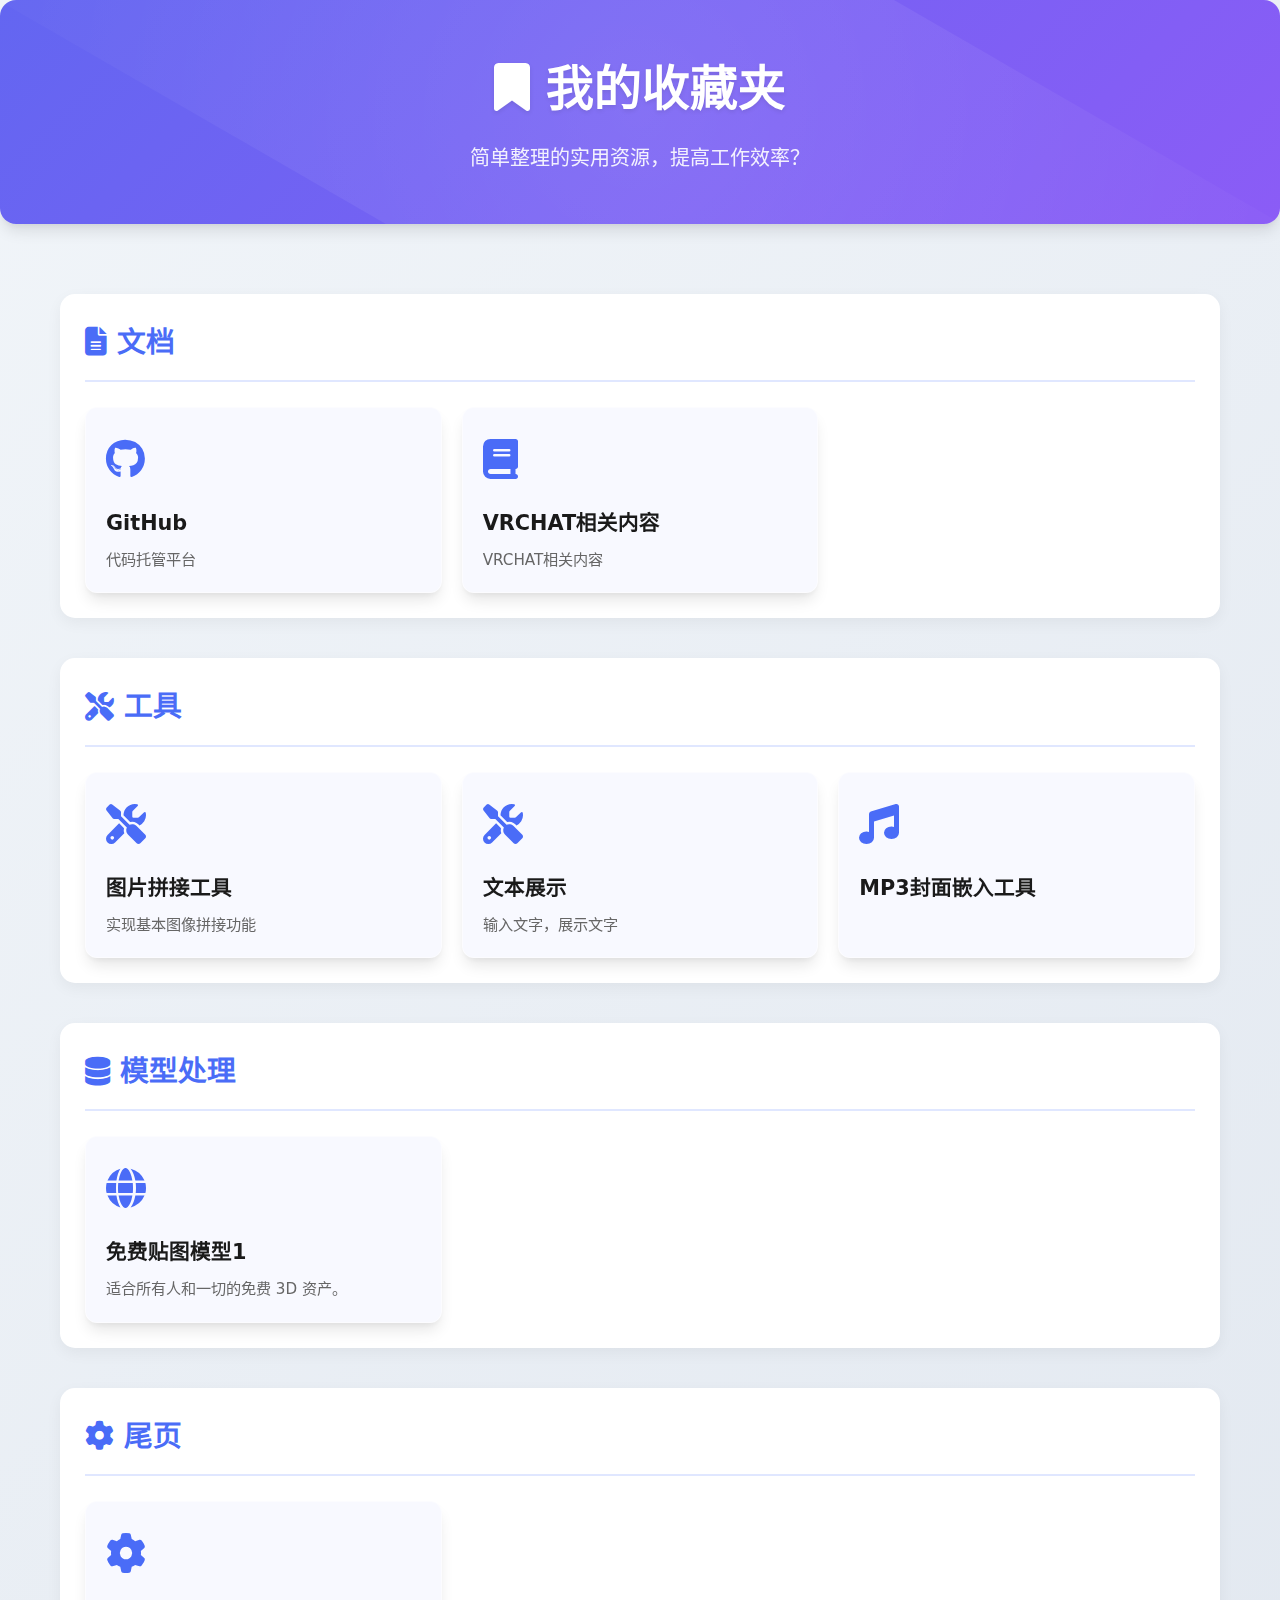
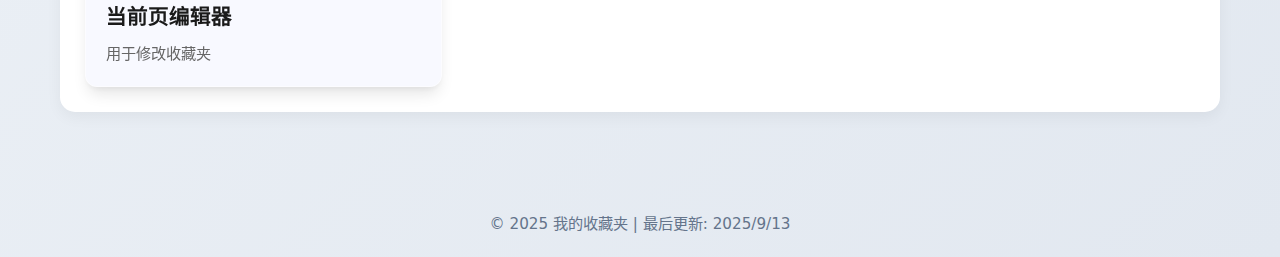
<file: index.html>
<!DOCTYPE html>
<html lang="zh-CN">
<head>
    <meta charset="UTF-8">
    <meta name="viewport" content="width=device-width, initial-scale=1.0">
    <title>我的收藏夹</title>
    <link rel="stylesheet" href="https://cdnjs.cloudflare.com/ajax/libs/font-awesome/6.4.0/css/all.min.css">
    <meta charset="UTF-8">
    <meta charset="UTF-8">
    <meta charset="UTF-8">
    <meta charset="UTF-8">
    <meta charset="UTF-8">
    <link rel="stylesheet" href="https://cdnjs.cloudflare.com/ajax/libs/font-awesome/6.4.0/css/all.min.css">
    <link rel="stylesheet" href="收藏夹.css">
    
    <style>
        /* 这里是样式代码 */
        body {
            font-family: 'Segoe UI', Tahoma, Geneva, Verdana, sans-serif;
            background-color: #f5f7ff;
            color: #333;
            margin: 0;
            padding: 0;
        }
        
        .container {
            max-width: 1200px;
            margin: 0 auto;
            padding: 20px;
        }
        
        .header {
            text-align: center;
            margin-bottom: 40px;
        }
        
        .section {
            margin-bottom: 40px;
            background: white;
            border-radius: 15px;
            padding: 25px;
            box-shadow: 0 5px 15px rgba(0,0,0,0.05);
        }
        
        .section-title {
            font-size: 1.8rem;
            color: #4a6cf7;
            margin-bottom: 25px;
            display: flex;
            align-items: center;
            gap: 10px;
        }
        
        .link-grid {
            display: grid;
            grid-template-columns: repeat(auto-fill, minmax(300px, 1fr));
            gap: 20px;
        }
        
        .link-card {
            background: #f8f9ff;
            border-radius: 12px;
            overflow: hidden;
            transition: transform 0.3s ease, box-shadow 0.3s ease;
        }
        
        .link-card:hover {
            transform: translateY(-5px);
            box-shadow: 0 10px 25px rgba(74, 108, 247, 0.15);
        }
        
        .link-card a {
            display: block;
            padding: 20px;
            text-decoration: none;
            color: inherit;
        }
        
        .link-icon {
            font-size: 2.5rem;
            color: #4a6cf7;
            margin-bottom: 15px;
        }
        
        .link-content h3 {
            margin: 0;
            font-size: 1.3rem;
            color: #1a1a1a;
        }
        
        .link-content p {
            margin: 8px 0 0;
            color: #666;
            font-size: 0.95rem;
        }
        
        .footer {
            text-align: center;
            margin-top: 50px;
            padding: 20px;
            color: #666;
            font-size: 0.9rem;
        }
    </style>
</head>
<body class="">
    <header>
            <h1><i class="fas fa-bookmark"></i> 我的收藏夹</h1>
            <p>简单整理的实用资源，提高工作效率？</p>
        </header>
    <div class="container container">
        <!-- 动态生成收藏夹内容 -->
        <section class="section">
            <h2 class="section-title">
                <i class="fas fa-file-alt"></i> 文档
            </h2>
            <div class="link-grid">
                <div class="link-card">
                    <a href="https://github.com/" target="_blank">
                        <div class="link-icon">
                            <i class="fab fa-github"></i>
                        </div>
                        <div class="link-content">
                            <h3>GitHub</h3>
                            <p>代码托管平台</p>
                        </div>
                    </a>
                </div>
                <div class="link-card">
                    <a href="https://axmeqa6by0l.feishu.cn/wiki/DOrUwE8yGikQMqkuF9Fc7hD4nCh" target="_blank">
                        <div class="link-icon">
                            <i class="fas fa-book"></i>
                        </div>
                        <div class="link-content">
                            <h3>VRCHAT相关内容</h3>
                            <p>VRCHAT相关内容</p>
                        </div>
                    </a>
                </div>
            </div>
        </section>
        <section class="section">
            <h2 class="section-title">
                <i class="fas fa-tools"></i> 工具
            </h2>
            <div class="link-grid">
                <div class="link-card">
                    <a href="简易图片拼接工具.html" target="_blank">
                        <div class="link-icon">
                            <i class="fas fa-tools"></i>
                        </div>
                        <div class="link-content">
                            <h3>图片拼接工具</h3>
                            <p>实现基本图像拼接功能</p>
                        </div>
                    </a>
                </div>
                <div class="link-card">
                    <a href="文字展示.html" target="_blank">
                        <div class="link-icon">
                            <i class="fas fa-tools"></i>
                        </div>
                        <div class="link-content">
                            <h3>文本展示</h3>
                            <p>输入文字，展示文字</p>
                        </div>
                    </a>
                </div>
                <div class="link-card">
                    <a href="MP3封面嵌入工具.html" target="_blank">
                        <div class="link-icon">
                            <i class="fas fa-music"></i>
                        </div>
                        <div class="link-content">
                            <h3>MP3封面嵌入工具</h3>
                            <p></p>
                        </div>
                    </a>
                </div>
            </div>
        </section>
        <section class="section">
            <h2 class="section-title">
                <i class="fas fa-database"></i> 模型处理
            </h2>
            <div class="link-grid">
                <div class="link-card">
                    <a href="https://ambientcg.com/" target="_blank">
                        <div class="link-icon">
                            <i class="fas fa-globe"></i>
                        </div>
                        <div class="link-content">
                            <h3>免费贴图模型1</h3>
                            <p>适合所有人和一切的免费 3D 资产。</p>
                        </div>
                    </a>
                </div>
            </div>
        </section>
        <section class="section">
            <h2 class="section-title">
                <i class="fas fa-cog"></i> 尾页
            </h2>
            <div class="link-grid">
                <div class="link-card">
                    <a href="收藏夹编辑器.html" target="_blank">
                        <div class="link-icon">
                            <i class="fas fa-cog"></i>
                        </div>
                        <div class="link-content">
                            <h3>当前页编辑器</h3>
                            <p>用于修改收藏夹</p>
                        </div>
                    </a>
                </div>
            </div>
        </section>
    </div>
    <footer>
            <p>© 2025 我的收藏夹 | 最后更新: 2025/9/13</p>
        </footer>
</body>
</html>
</file>
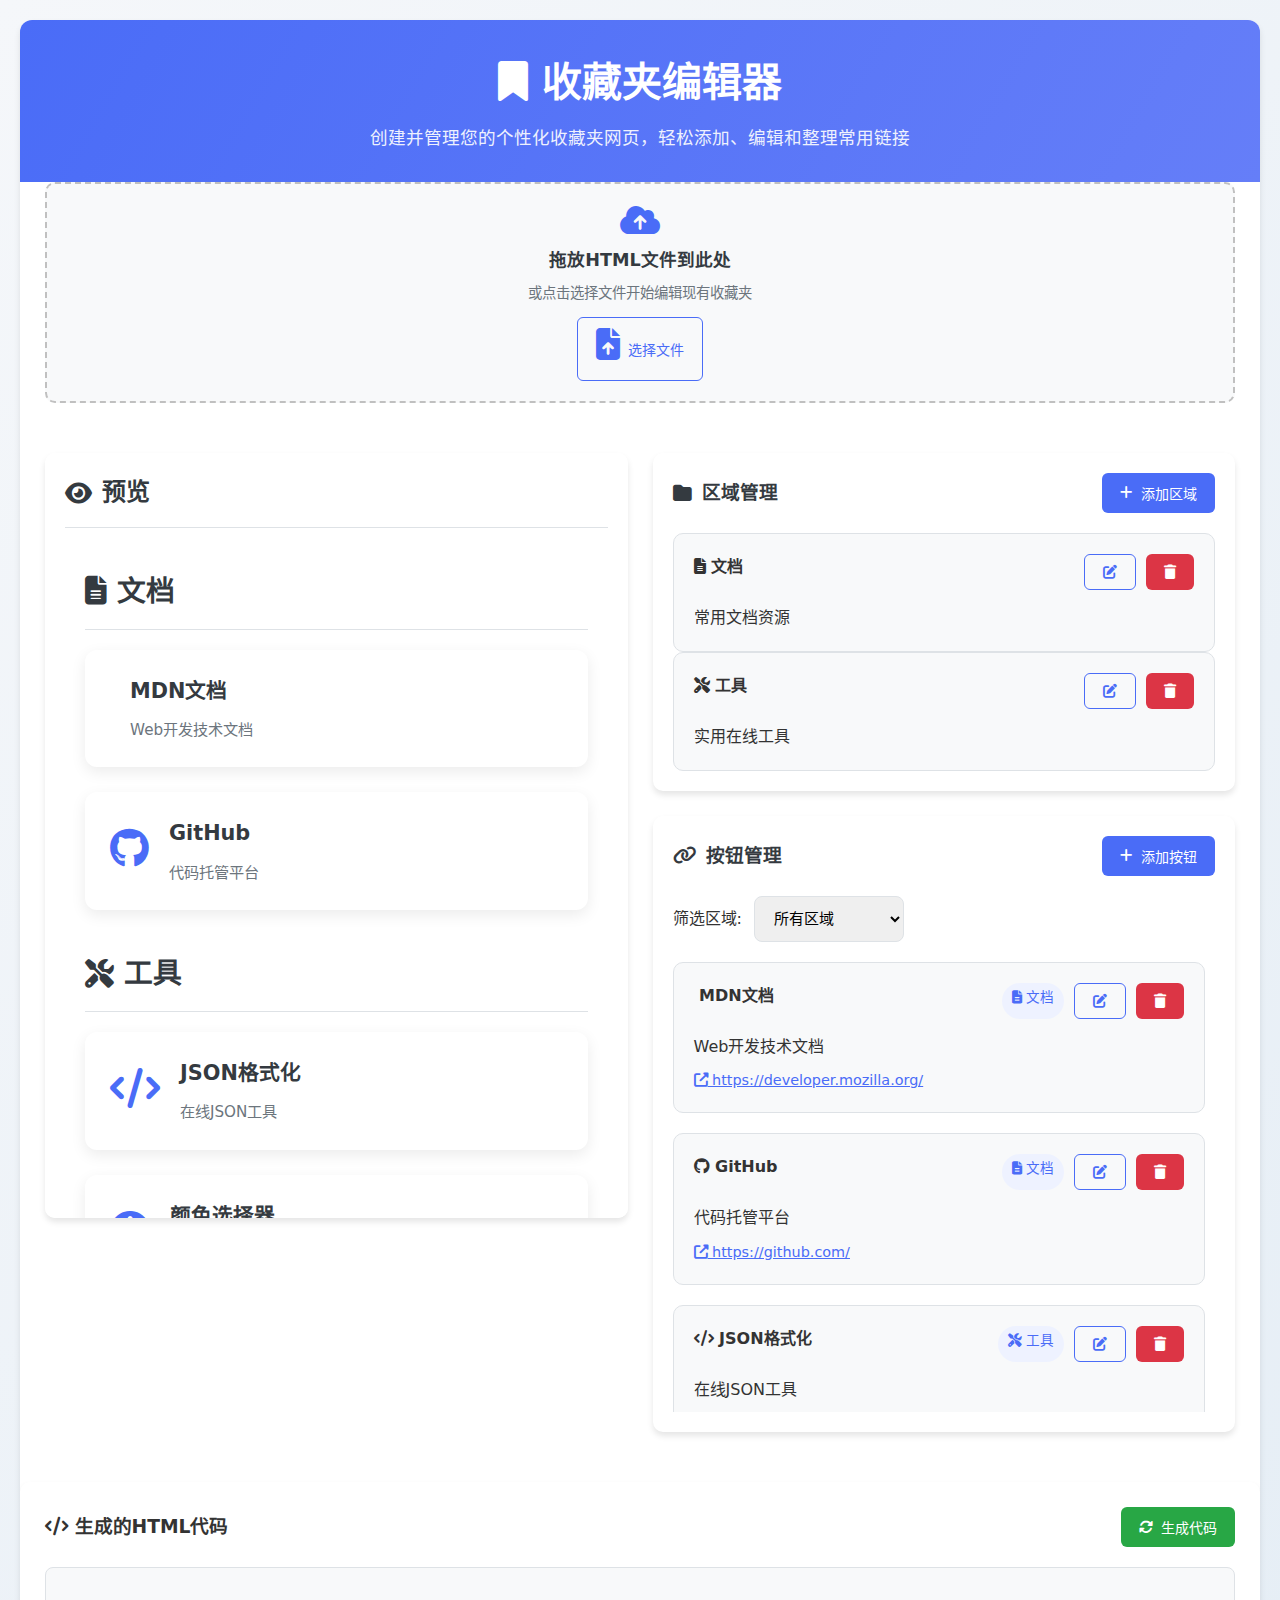
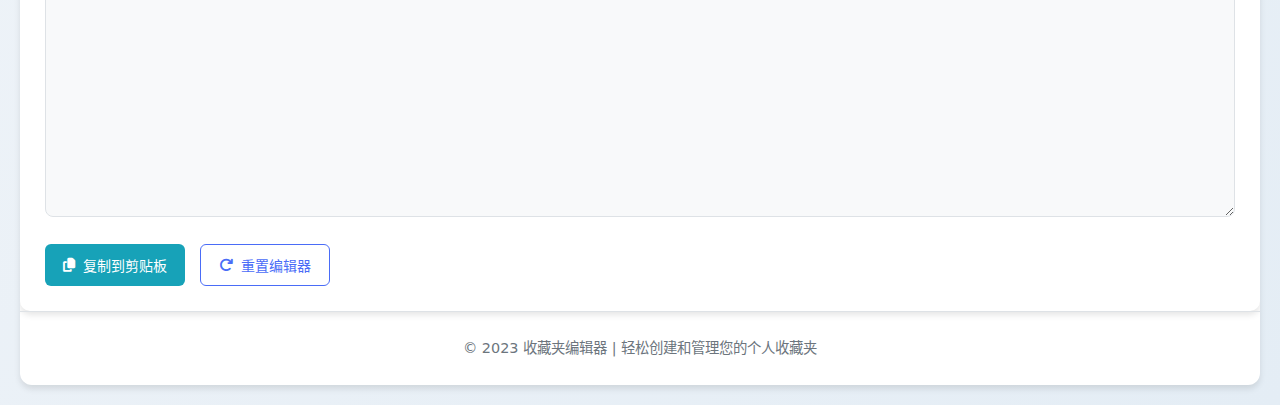
<file: 启动页编辑器.html>
<!DOCTYPE html>
<html lang="zh-CN">
<head>
    <meta charset="UTF-8">
    <meta name="viewport" content="width=device-width, initial-scale=1.0">
    <title>收藏夹编辑器</title>
    <link rel="stylesheet" href="https://cdnjs.cloudflare.com/ajax/libs/font-awesome/6.4.0/css/all.min.css">
    <link rel="stylesheet" href="编辑器.css">
    <style>
        :root {
            --primary: #4a6cf7;
            --primary-light: #eef2ff;
            --secondary: #6c757d;
            --success: #28a745;
            --info: #17a2b8;
            --warning: #ffc107;
            --danger: #dc3545;
            --light: #f8f9fa;
            --dark: #343a40;
            --border: #dee2e6;
            --shadow: 0 4px 6px rgba(0,0,0,0.1);
            --transition: all 0.3s ease;
        }
        
        * {
            margin: 0;
            padding: 0;
            box-sizing: border-box;
            font-family: 'Segoe UI', system-ui, -apple-system, sans-serif;
        }
        
        body {
            background: linear-gradient(135deg, #f5f7fa 0%, #e4edf5 100%);
            color: #333;
            line-height: 1.6;
            padding: 20px;
            min-height: 100vh;
        }
        
        .container {
            max-width: 1600px;
            margin: 0 auto;
            background: white;
            border-radius: 12px;
            box-shadow: var(--shadow);
            overflow: hidden;
        }
        
        /* 头部样式 */
        .header {
            background: linear-gradient(120deg, var(--primary) 0%, #657ef8 100%);
            color: white;
            padding: 30px 20px;
            text-align: center;
        }
        
        .header h1 {
            font-size: 2.5rem;
            margin-bottom: 10px;
        }
        
        .header p {
            font-size: 1.1rem;
            opacity: 0.9;
            max-width: 800px;
            margin: 0 auto;
        }
        
        /* 主编辑区 */
        .editor-container {
            display: grid;
            grid-template-columns: 1fr 1fr;
            gap: 25px;
            padding: 25px;
        }
        
        @media (max-width: 1200px) {
            .editor-container {
                grid-template-columns: 1fr;
            }
        }
        
        /* 预览面板 */
        .preview-panel {
            background: white;
            border-radius: 10px;
            padding: 20px;
            box-shadow: var(--shadow);
            height: fit-content;
            max-height: 85vh;
            overflow: auto;
        }
        
        .preview-panel h2 {
            display: flex;
            align-items: center;
            gap: 10px;
            margin-bottom: 20px;
            padding-bottom: 15px;
            border-bottom: 1px solid var(--border);
            color: var(--dark);
        }
        
        /* 编辑面板 */
        .edit-panel {
            display: flex;
            flex-direction: column;
            gap: 25px;
        }
        
        /* 区域编辑器 */
        .section-editor {
            background: white;
            border-radius: 10px;
            padding: 20px;
            box-shadow: var(--shadow);
        }
        
        .section-header {
            display: flex;
            justify-content: space-between;
            align-items: center;
            margin-bottom: 20px;
        }
        
        .section-header h3 {
            display: flex;
            align-items: center;
            gap: 10px;
            color: var(--dark);
        }
        
        .section-controls {
            display: flex;
            gap: 12px;
        }
        
        /* 按钮样式 */
        button {
            padding: 10px 18px;
            background: var(--primary);
            color: white;
            border: none;
            border-radius: 6px;
            cursor: pointer;
            font-weight: 500;
            transition: var(--transition);
            font-size: 14px;
            display: inline-flex;
            align-items: center;
            gap: 8px;
        }
        
        button:hover {
            background: #3451b2;
            transform: translateY(-2px);
            box-shadow: 0 4px 8px rgba(0,0,0,0.15);
        }
        
        .btn-outline {
            background: transparent;
            border: 1px solid var(--primary);
            color: var(--primary);
        }
        
        .btn-outline:hover {
            background: var(--primary-light);
        }
        
        .btn-danger {
            background: var(--danger);
        }
        
        .btn-danger:hover {
            background: #c0392b;
        }
        
        .btn-success {
            background: var(--success);
        }
        
        .btn-success:hover {
            background: #27ae60;
        }
        
        .btn-info {
            background: var(--info);
        }
        
        .btn-info:hover {
            background: #2980b9;
        }
        
        /* 表单样式 */
        .form-group {
            margin-bottom: 20px;
        }
        
        .form-group label {
            display: block;
            margin-bottom: 8px;
            font-weight: 500;
            color: var(--dark);
        }
        
        input, textarea, select {
            width: 100%;
            padding: 12px 15px;
            border: 1px solid var(--border);
            border-radius: 8px;
            font-size: 15px;
            transition: var(--transition);
        }
        
        input:focus, textarea:focus, select:focus {
            border-color: var(--primary);
            box-shadow: 0 0 0 3px rgba(74, 108, 247, 0.15);
            outline: none;
        }
        
        .form-row {
            display: grid;
            grid-template-columns: 1fr 1fr;
            gap: 15px;
        }
        
        /* 按钮列表 */
        .button-list {
            display: flex;
            flex-direction: column;
            gap: 20px;
            margin-top: 20px;
            max-height: 50vh;
            overflow-y: auto;
            padding-right: 10px;
        }
        
        .button-item {
            background: var(--light);
            border-radius: 10px;
            padding: 20px;
            border: 1px solid var(--border);
            transition: var(--transition);
        }
        
        .button-item:hover {
            transform: translateY(-3px);
            box-shadow: 0 6px 12px rgba(0,0,0,0.08);
        }
        
        .button-header {
            display: flex;
            justify-content: space-between;
            margin-bottom: 15px;
        }
        
        .button-actions {
            display: flex;
            gap: 10px;
        }
        
        /* 输出区域 */
        .output-container {
            background: white;
            border-radius: 10px;
            padding: 25px;
            box-shadow: var(--shadow);
            margin-top: 25px;
        }
        
        .output-header {
            display: flex;
            justify-content: space-between;
            align-items: center;
            margin-bottom: 20px;
        }
        
        #htmlOutput {
            width: 100%;
            height: 250px;
            padding: 15px;
            border: 1px solid var(--border);
            border-radius: 8px;
            background: #f8f9fa;
            font-family: 'Courier New', monospace;
            font-size: 14px;
            line-height: 1.5;
            resize: vertical;
            white-space: pre;
            overflow: auto;
        }
        
        .btn-group {
            display: flex;
            gap: 15px;
            margin-top: 20px;
            flex-wrap: wrap;
        }
        
        /* 收藏夹预览样式 */
        .favorites-container {
            padding: 20px;
        }
        
        .section {
            margin-bottom: 40px;
        }
        
        .section-title {
            display: flex;
            align-items: center;
            gap: 12px;
            font-size: 1.8rem;
            margin-bottom: 25px;
            color: var(--dark);
            padding-bottom: 15px;
            border-bottom: 2px solid var(--primary-light);
        }
        
        .link-grid {
            display: grid;
            grid-template-columns: repeat(auto-fill, minmax(300px, 1fr));
            gap: 25px;
        }
        
        .link-card {
            background: white;
            border-radius: 12px;
            overflow: hidden;
            box-shadow: 0 5px 15px rgba(0,0,0,0.08);
            transition: var(--transition);
            height: 100%;
        }
        
        .link-card:hover {
            transform: translateY(-5px);
            box-shadow: 0 10px 25px rgba(0,0,0,0.15);
        }
        
        .link-card a {
            display: flex;
            padding: 25px;
            text-decoration: none;
            color: inherit;
            height: 100%;
        }
        
        .link-icon {
            font-size: 2.5rem;
            margin-right: 20px;
            color: var(--primary);
            flex-shrink: 0;
        }
        
        .link-content {
            flex-grow: 1;
        }
        
        .link-content h3 {
            font-size: 1.3rem;
            margin-bottom: 10px;
            color: var(--dark);
        }
        
        .link-content p {
            color: var(--secondary);
            font-size: 0.95rem;
            line-height: 1.6;
        }
        
        /* 拖放区域 - 缩小版 */
        .drop-zone {
            border: 2px dashed #c0c0c0;
            padding: 20px;
            text-align: center;
            margin: 0 25px 25px;
            border-radius: 10px;
            background: #f8f9fa;
            transition: var(--transition);
            cursor: pointer;
        }
        
        .drop-zone.dragover {
            border-color: var(--primary);
            background: #e9ecef;
        }
        
        .drop-zone i {
            font-size: 2rem;
            color: var(--primary);
            margin-bottom: 10px;
        }
        
        .drop-zone h3 {
            margin-bottom: 8px;
            color: var(--dark);
            font-size: 1.1rem;
        }
        
        .drop-zone p {
            color: var(--secondary);
            margin-bottom: 12px;
            font-size: 0.9rem;
        }
        
        /* 页脚 */
        .footer {
            text-align: center;
            padding: 25px;
            color: var(--secondary);
            font-size: 0.9rem;
            border-top: 1px solid var(--border);
        }
        
        /* 折叠内容 */
        .collapsible {
            max-height: 0;
            overflow: hidden;
            transition: max-height 0.3s ease-out;
        }
        
        .collapsible.expanded {
            max-height: 1000px;
        }
        
        /* 区域筛选器 */
        .section-filter {
            margin-bottom: 20px;
            display: flex;
            align-items: center;
            gap: 12px;
        }
        
        .section-filter label {
            font-weight: 500;
            white-space: nowrap;
        }
        
        .section-filter select {
            width: auto;
            min-width: 150px;
        }
        
        /* 图标选择器 */
        .icon-selector {
            display: flex;
            flex-wrap: wrap;
            gap: 8px;
            margin-top: 8px;
        }
        
        .icon-option {
            width: 40px;
            height: 40px;
            display: flex;
            align-items: center;
            justify-content: center;
            border-radius: 8px;
            background: #f1f3f5;
            cursor: pointer;
            transition: var(--transition);
            font-size: 18px;
        }
        
        .icon-option:hover {
            background: var(--primary-light);
            transform: scale(1.1);
        }
        
        .icon-option.selected {
            background: var(--primary);
            color: white;
        }
    </style>
</head>
<body>
    <div class="container">
        <!-- 头部 -->
        <div class="header">
            <h1><i class="fas fa-bookmark"></i> 收藏夹编辑器</h1>
            <p>创建并管理您的个性化收藏夹网页，轻松添加、编辑和整理常用链接</p>
        </div>
        
        <!-- 拖放区域 - 缩小版 -->
        <div class="drop-zone" id="dropZone">
            <i class="fas fa-cloud-upload-alt"></i>
            <h3>拖放HTML文件到此处</h3>
            <p>或点击选择文件开始编辑现有收藏夹</p>
            <button class="btn-outline">
                <i class="fas fa-file-upload"></i> 选择文件
            </button>
            <input type="file" id="fileInput" accept=".html" style="display: none;">
        </div>
        
        <!-- 主编辑区 -->
        <div class="editor-container">
            <!-- 预览面板 -->
            <div class="preview-panel">
                <h2><i class="fas fa-eye"></i> 预览</h2>
                <div class="favorites-container" id="previewContent">
                    <!-- 预览内容将通过JavaScript动态生成 -->
                </div>
            </div>
            
            <!-- 编辑面板 -->
            <div class="edit-panel">
                <!-- 区域管理 -->
                <div class="section-editor">
                    <div class="section-header">
                        <h3><i class="fas fa-folder"></i> 区域管理</h3>
                        <div class="section-controls">
                            <button id="addSectionBtn">
                                <i class="fas fa-plus"></i> 添加区域
                            </button>
                        </div>
                    </div>
                    
                    <div id="sectionList">
                        <!-- 区域将通过JavaScript动态生成 -->
                    </div>
                </div>
                
                <!-- 按钮管理 -->
                <div class="section-editor">
                    <div class="section-header">
                        <h3><i class="fas fa-link"></i> 按钮管理</h3>
                        <div class="section-controls">
                            <button id="addButtonBtn">
                                <i class="fas fa-plus"></i> 添加按钮
                            </button>
                        </div>
                    </div>
                    
                    <!-- 区域筛选器 -->
                    <div class="section-filter">
                        <label>筛选区域:</label>
                        <select id="sectionFilter">
                            <option value="all">所有区域</option>
                            <!-- 区域选项将通过JavaScript动态生成 -->
                        </select>
                    </div>
                    
                    <div class="button-list" id="buttonList">
                        <!-- 按钮将通过JavaScript动态生成 -->
                    </div>
                </div>
            </div>
        </div>
        
        <!-- 输出区域 -->
        <div class="output-container">
            <div class="output-header">
                <h3><i class="fas fa-code"></i> 生成的HTML代码</h3>
                <div class="section-controls">
                    <button class="btn-success" id="generateBtn">
                        <i class="fas fa-sync-alt"></i> 生成代码
                    </button>
                </div>
            </div>
            
            <textarea id="htmlOutput" readonly></textarea>
            
            <div class="btn-group">
                <button class="btn-info" id="copyBtn">
                    <i class="fas fa-copy"></i> 复制到剪贴板
                </button>
                <button class="btn-outline" id="resetBtn">
                    <i class="fas fa-redo"></i> 重置编辑器
                </button>
            </div>
        </div>
        
        <!-- 页脚 -->
        <div class="footer">
            <p>© 2023 收藏夹编辑器 | 轻松创建和管理您的个人收藏夹</p>
        </div>
    </div>

    <script>
        // 数据结构
        let sections = [
            {
                id: 'docs',
                title: '文档',
                icon: 'fas fa-file-alt',
                description: '常用文档资源'
            },
            {
                id: 'tools',
                title: '工具',
                icon: 'fas fa-tools',
                description: '实用在线工具'
            }
        ];
        
        let buttons = [
            {
                id: 'doc1',
                section: 'docs',
                title: 'MDN文档',
                content: 'Web开发技术文档',
                icon: 'fab fa-md',
                link: 'https://developer.mozilla.org/'
            },
            {
                id: 'doc2',
                section: 'docs',
                title: 'GitHub',
                content: '代码托管平台',
                icon: 'fab fa-github',
                link: 'https://github.com/'
            },
            {
                id: 'tool1',
                section: 'tools',
                title: 'JSON格式化',
                content: '在线JSON工具',
                icon: 'fas fa-code',
                link: 'https://jsonformatter.org/'
            },
            {
                id: 'tool2',
                section: 'tools',
                title: '颜色选择器',
                content: '在线颜色工具',
                icon: 'fas fa-palette',
                link: 'https://htmlcolorcodes.com/'
            }
        ];
        
        // 当前选中的区域和按钮
        let currentSection = null;
        let currentButton = null;
        let currentFilter = 'all'; // 当前筛选条件
        let hasUnsavedChanges = false; // 跟踪未保存的更改
        
        // 常用图标列表
        const commonIcons = [
            'fas fa-link', 'fas fa-file-alt', 'fas fa-book', 'fas fa-tools', 
            'fas fa-cog', 'fas fa-palette', 'fas fa-code', 'fas fa-image', 
            'fas fa-video', 'fas fa-music', 'fas fa-envelope', 'fas fa-calendar',
            'fas fa-map-marker', 'fas fa-globe', 'fas fa-database', 'fas fa-server',
            'fab fa-google', 'fab fa-github', 'fab fa-youtube', 'fab fa-twitter'
        ];
        
        // 标记有未保存的更改
        function markUnsavedChanges() {
            hasUnsavedChanges = true;
        }
        
        // 渲染区域列表
        function renderSections() {
            const container = document.getElementById('sectionList');
            container.innerHTML = '';
            
            sections.forEach(section => {
                const sectionEl = document.createElement('div');
                sectionEl.className = 'button-item';
                sectionEl.innerHTML = `
                    <div class="button-header">
                        <h4><i class="${section.icon}"></i> ${section.title}</h4>
                        <div class="button-actions">
                            <button class="btn-outline" onclick="editSection('${section.id}')">
                                <i class="fas fa-edit"></i>
                            </button>
                            <button class="btn-danger" onclick="deleteSection('${section.id}')" ${sections.length <= 1 ? 'disabled' : ''}>
                                <i class="fas fa-trash"></i>
                            </button>
                        </div>
                    </div>
                    <p>${section.description || '暂无描述'}</p>
                `;
                container.appendChild(sectionEl);
            });
        }
        
        // 更新区域筛选器
        function updateSectionFilter() {
            const filter = document.getElementById('sectionFilter');
            // 保留"所有区域"选项
            const allOption = filter.querySelector('option[value="all"]');
            filter.innerHTML = '';
            filter.appendChild(allOption);
            
            // 添加区域选项
            sections.forEach(section => {
                const option = document.createElement('option');
                option.value = section.id;
                option.textContent = section.title;
                filter.appendChild(option);
            });
        }
        
        // 渲染按钮列表
        function renderButtons() {
            const container = document.getElementById('buttonList');
            container.innerHTML = '';
            
            // 根据筛选条件过滤按钮
            let filteredButtons = buttons;
            if (currentFilter !== 'all') {
                filteredButtons = buttons.filter(button => button.section === currentFilter);
            }
            
            if (filteredButtons.length === 0) {
                container.innerHTML = `
                    <div class="button-item" style="text-align: center; padding: 30px;">
                        <i class="fas fa-link" style="font-size: 3rem; color: #ddd; margin-bottom: 15px;"></i>
                        <h3>暂无按钮</h3>
                        <p>点击"添加按钮"开始创建</p>
                    </div>
                `;
                return;
            }
            
            filteredButtons.forEach(button => {
                const section = sections.find(s => s.id === button.section);
                const buttonEl = document.createElement('div');
                buttonEl.className = 'button-item';
                buttonEl.innerHTML = `
                    <div class="button-header">
                        <h4><i class="${button.icon}"></i> ${button.title}</h4>
                        <div class="button-actions">
                            <span class="tag" style="background: #eef2ff; color: #4a6cf7; padding: 4px 10px; border-radius: 20px; font-size: 0.85rem;">
                                <i class="${section.icon}"></i> ${section.title}
                            </span>
                            <button class="btn-outline" onclick="editButton('${button.id}')">
                                <i class="fas fa-edit"></i>
                            </button>
                            <button class="btn-danger" onclick="deleteButton('${button.id}')">
                                <i class="fas fa-trash"></i>
                            </button>
                        </div>
                    </div>
                    <p>${button.content}</p>
                    <a href="${button.link}" target="_blank" style="display: block; margin-top: 10px; color: #4a6cf7; font-size: 0.9rem;">
                        <i class="fas fa-external-link-alt"></i> ${button.link}
                    </a>
                `;
                container.appendChild(buttonEl);
            });
        }
        
        // 更新预览
        function updatePreview() {
            const previewContent = document.getElementById('previewContent');
            
            if (sections.length === 0) {
                previewContent.innerHTML = `
                    <div style="text-align: center; padding: 50px 20px; color: #6c757d;">
                        <i class="fas fa-bookmark" style="font-size: 4rem; margin-bottom: 20px; opacity: 0.2;"></i>
                        <h3>暂无内容</h3>
                        <p>添加区域和按钮后，将在此处显示预览</p>
                    </div>
                `;
                return;
            }
            
            let html = '';
            
            sections.forEach(section => {
                const sectionButtons = buttons.filter(b => b.section === section.id);
                
                html += `
                    <section class="section">
                        <h2 class="section-title">
                            <i class="${section.icon}"></i> ${section.title}
                        </h2>
                        <div class="link-grid">
                `;
                
                if (sectionButtons.length === 0) {
                    html += `
                        <div style="grid-column: 1 / -1; text-align: center; padding: 30px; background: #f8f9fa; border-radius: 10px;">
                            <i class="fas fa-link" style="font-size: 2.5rem; color: #ddd; margin-bottom: 15px;"></i>
                            <h3>此区域暂无按钮</h3>
                            <p>添加按钮后，将在此处显示</p>
                        </div>
                    `;
                } else {
                    sectionButtons.forEach(button => {
                        html += `
                            <div class="link-card">
                                <a href="${button.link}" target="_blank">
                                    <div class="link-icon">
                                        <i class="${button.icon}"></i>
                                    </div>
                                    <div class="link-content">
                                        <h3>${button.title}</h3>
                                        <p>${button.content}</p>
                                    </div>
                                </a>
                            </div>
                        `;
                    });
                }
                
                html += `
                        </div>
                    </section>
                `;
            });
            
            previewContent.innerHTML = html;
        }
        
        // 显示区域表单
        function showSectionForm(section = null) {
            currentSection = section ? {...section} : null;
            
            const container = document.getElementById('sectionList');
            container.innerHTML = `
                <div class="button-item">
                    <h4><i class="fas fa-folder-plus"></i> ${section ? '编辑区域' : '添加新区域'}</h4>
                    <div class="form-group">
                        <label>区域名称</label>
                        <input type="text" id="sectionTitle" value="${section ? section.title : ''}" placeholder="例如：学习资源">
                    </div>
                    <div class="form-group">
                        <label>图标选择</label>
                        <div class="icon-selector">
                            ${commonIcons.map(icon => `
                                <div class="icon-option ${section && section.icon === icon ? 'selected' : ''}" data-icon="${icon}" onclick="selectIcon(this, 'section')">
                                    <i class="${icon}"></i>
                                </div>
                            `).join('')}
                        </div>
                        <input type="text" id="sectionIcon" value="${section ? section.icon : 'fas fa-folder'}" placeholder="例如：fas fa-book" style="margin-top: 10px;">
                    </div>
                    <div class="form-group">
                        <label>描述</label>
                        <input type="text" id="sectionDesc" value="${section ? section.description || '' : ''}" placeholder="区域简要描述">
                    </div>
                    <div class="btn-group">
                        <button class="btn-success" onclick="saveSection()">
                            <i class="fas fa-save"></i> 保存
                        </button>
                        <button class="btn-outline" onclick="renderSections()">
                            <i class="fas fa-times"></i> 取消
                        </button>
                    </div>
                </div>
            `;
        }
        
        // 选择图标
        function selectIcon(element, type) {
            const icon = element.getAttribute('data-icon');
            
            // 移除所有选中状态
            document.querySelectorAll(`.icon-option.selected`).forEach(opt => {
                opt.classList.remove('selected');
            });
            
            // 设置当前选中
            element.classList.add('selected');
            
            // 更新输入框
            if (type === 'section') {
                document.getElementById('sectionIcon').value = icon;
            } else {
                document.getElementById('buttonIcon').value = icon;
            }
        }
        
        // 保存区域
        function saveSection() {
            const title = document.getElementById('sectionTitle').value.trim();
            const icon = document.getElementById('sectionIcon').value.trim();
            const description = document.getElementById('sectionDesc').value.trim();
            
            if (!title) {
                alert('请填写区域名称');
                return;
            }
            
            if (!icon) {
                alert('请选择图标');
                return;
            }
            
            if (currentSection) {
                // 更新现有区域
                const index = sections.findIndex(s => s.id === currentSection.id);
                if (index !== -1) {
                    sections[index] = {
                        ...sections[index],
                        title,
                        icon,
                        description
                    };
                }
            } else {
                // 添加新区域
                sections.push({
                    id: 'section' + Date.now(),
                    title,
                    icon,
                    description
                });
            }
            
            markUnsavedChanges();
            renderSections();
            updateSectionFilter();
            updatePreview();
        }
        
        // 编辑区域
        function editSection(sectionId) {
            const section = sections.find(s => s.id === sectionId);
            if (section) showSectionForm(section);
        }
        
        // 删除区域
        function deleteSection(sectionId) {
            if (sections.length <= 1) {
                alert('必须保留至少一个区域');
                return;
            }
            
            if (!confirm('确定要删除此区域吗？此操作将同时删除该区域下的所有按钮。')) {
                return;
            }
            
            // 删除区域
            sections = sections.filter(s => s.id !== sectionId);
            
            // 删除关联按钮
            buttons = buttons.filter(b => b.section !== sectionId);
            
            markUnsavedChanges();
            renderSections();
            updateSectionFilter();
            renderButtons();
            updatePreview();
        }
        
        // 显示按钮表单
        function showButtonForm(button = null) {
            currentButton = button ? {...button} : null;
            
            // 确定默认区域 - 修复部分：使用当前筛选的区域
            let defaultSection = currentFilter !== 'all' ? currentFilter : (sections.length > 0 ? sections[0].id : '');
            
            const container = document.getElementById('buttonList');
            container.innerHTML = `
                <div class="button-item">
                    <h4><i class="fas fa-plus-circle"></i> ${button ? '编辑按钮' : '添加新按钮'}</h4>
                    
                    <div class="form-group">
                        <label>所属区域</label>
                        <select id="buttonSection">
                            ${sections.map(s => 
                                `<option value="${s.id}" ${(button && button.section === s.id) || (!button && defaultSection === s.id) ? 'selected' : ''}>
                                    ${s.title}
                                </option>`
                            ).join('')}
                        </select>
                    </div>
                    
                    <div class="form-row">
                        <div class="form-group">
                            <label>标题</label>
                            <input type="text" id="buttonTitle" value="${button ? button.title : ''}" placeholder="按钮标题">
                        </div>
                        <div class="form-group">
                            <label>图标选择</label>
                            <div class="icon-selector">
                                ${commonIcons.map(icon => `
                                    <div class="icon-option ${button && button.icon === icon ? 'selected' : ''}" data-icon="${icon}" onclick="selectIcon(this, 'button')">
                                        <i class="${icon}"></i>
                                    </div>
                                `).join('')}
                            </div>
                            <input type="text" id="buttonIcon" value="${button ? button.icon : 'fas fa-link'}" placeholder="例如：fab fa-google" style="margin-top: 10px;">
                        </div>
                    </div>
                    
                    <div class="form-group">
                        <label>描述</label>
                        <textarea id="buttonContent" rows="2" placeholder="按钮描述">${button ? button.content : ''}</textarea>
                    </div>
                    
                    <div class="form-group">
                        <label>链接地址</label>
                        <input type="text" id="buttonLink" value="${button ? button.link : ''}" placeholder="可以是任意内容">
                    </div>
                    
                    <div class="btn-group">
                        <button class="btn-success" onclick="saveButton()">
                            <i class="fas fa-save"></i> 保存
                        </button>
                        <button class="btn-outline" onclick="renderButtons()">
                            <i class="fas fa-times"></i> 取消
                        </button>
                    </div>
                </div>
            `;
        }
        
        // 保存按钮
        function saveButton() {
            const section = document.getElementById('buttonSection').value;
            const title = document.getElementById('buttonTitle').value.trim();
            const icon = document.getElementById('buttonIcon').value.trim();
            const content = document.getElementById('buttonContent').value.trim();
            const link = document.getElementById('buttonLink').value.trim();
            
            if (!title) {
                alert('请填写按钮标题');
                return;
            }
            
            if (!icon) {
                alert('请选择图标');
                return;
            }
            
            if (!link) {
                alert('请输入链接地址');
                return;
            }
            
            if (currentButton) {
                // 更新现有按钮
                const index = buttons.findIndex(b => b.id === currentButton.id);
                if (index !== -1) {
                    buttons[index] = {
                        ...buttons[index],
                        section,
                        title,
                        icon,
                        content,
                        link
                    };
                }
            } else {
                // 添加新按钮
                buttons.push({
                    id: 'button' + Date.now(),
                    section,
                    title,
                    icon,
                    content,
                    link
                });
            }
            
            markUnsavedChanges();
            renderButtons();
            updatePreview();
        }
        
        // 编辑按钮
        function editButton(buttonId) {
            const button = buttons.find(b => b.id === buttonId);
            if (button) showButtonForm(button);
        }
        
        // 删除按钮
        function deleteButton(buttonId) {
            if (!confirm('确定要删除此按钮吗？')) {
                return;
            }
            
            buttons = buttons.filter(b => b.id !== buttonId);
            markUnsavedChanges();
            renderButtons();
            updatePreview();
        }
        
    // 存储导入的HTML的头部和样式信息
    let importedHeadContent = '';
    let importedStyles = '';
    let importedHeaderContent = '';
    let importedFooterContent = '';

    // 生成输出HTML - 基于导入的HTML结构
    function generateOutput() {
        // 如果没有导入过HTML，使用默认结构
        if (!importedHeadContent) {
            // 使用默认的HTML结构
            let html = `<!DOCTYPE html>
<html lang="zh-CN">
<head>
    <meta charset="UTF-8">
    <meta name="viewport" content="width=device-width, initial-scale=1.0">
    <title>我的收藏夹</title>
    <link rel="stylesheet" href="https://cdnjs.cloudflare.com/ajax/libs/font-awesome/6.4.0/css/all.min.css">
    <style>
        /* 默认样式 */
        * {
            margin: 0;
            padding: 0;
            box-sizing: border-box;
            font-family: 'Segoe UI', system-ui, -apple-system, sans-serif;
        }
        
        :root {
            --primary: #4a6cf7;
            --primary-light: #eef2ff;
            --secondary: #6c757d;
            --light: #f8f9fa;
            --dark: #343a40;
            --border: #dee2e6;
            --shadow: 0 4px 6px rgba(0,0,0,0.1);
            --transition: all 0.3s ease;
        }
        
        body {
            background: linear-gradient(135deg, #f5f7fa 0%, #e4edf5 100%);
            color: #333;
            line-height: 1.6;
            padding: 20px;
            min-height: 100vh;
        }
        
        .container {
            max-width: 1400px;
            margin: 0 auto;
        }
        
        header {
            text-align: center;
            padding: 40px 0;
            margin-bottom: 40px;
            background: linear-gradient(120deg, var(--primary) 0%, #657ef8 100%);
            color: white;
            border-radius: 12px;
        }
        
        header h1 {
            font-size: 2.8rem;
            margin-bottom: 15px;
        }
        
        header p {
            font-size: 1.2rem;
            opacity: 0.9;
            max-width: 700px;
            margin: 0 auto;
        }
        
        .section {
            margin-bottom: 50px;
        }
        
        .section-title {
            display: flex;
            align-items: center;
            gap: 15px;
            font-size: 1.8rem;
            margin-bottom: 30px;
            color: var(--dark);
            padding-bottom: 15px;
            border-bottom: 2px solid var(--primary-light);
        }
        
        .link-grid {
            display: grid;
            grid-template-columns: repeat(auto-fill, minmax(320px, 1fr));
            gap: 30px;
        }
        
        .link-card {
            background: white;
            border-radius: 12px;
            overflow: hidden;
            box-shadow: 0 5px 15px rgba(0,0,0,0.08);
            transition: var(--transition);
            height: 100%;
        }
        
        .link-card:hover {
            transform: translateY(-5px);
            box-shadow: 0 10px 25px rgba(0,0,0,0.15);
        }
        
        .link-card a {
            display: flex;
            padding: 30px;
            text-decoration: none;
            color: inherit;
            height: 100%;
        }
        
        .link-icon {
            font-size: 2.8rem;
            margin-right: 22px;
            color: var(--primary);
            flex-shrink: 0;
        }
        
        .link-content h3 {
            font-size: 1.4rem;
            margin-bottom: 12px;
            color: var(--dark);
        }
        
        .link-content p {
            color: var(--secondary);
            font-size: 1rem;
            line-height: 1.6;
        }
        
        footer {
            text-align: center;
            padding: 40px 0 20px;
            color: var(--secondary);
            font-size: 0.95rem;
        }
        
        @media (max-width: 768px) {
            .link-grid {
                grid-template-columns: 1fr;
            }
            
            header h1 {
                font-size: 2.2rem;
            }
        }
    </style>
</head>
<body>
    <div class="container">
        <header>
            <h1><i class="fas fa-bookmark"></i> 我的收藏夹</h1>
            <p>精心整理的实用资源，提高工作效率</p>
        </header>
        `;
            
        } else {
            // 使用导入的HTML结构
            let html = `<!DOCTYPE html>
<html lang="zh-CN">
<head>
    <meta charset="UTF-8">
    <meta name="viewport" content="width=device-width, initial-scale=1.0">
    <title>我的收藏夹</title>
    ${importedHeadContent}
</head>
<body>
    ${importedHeaderContent}
    <div class="container">
        `;
        }
        
        // 添加区域和按钮内容
        sections.forEach(section => {
            const sectionButtons = buttons.filter(b => b.section === section.id);
            
            html += `
        <section class="section">
            <h2 class="section-title">
                <i class="${section.icon}"></i> ${section.title}
            </h2>
            <div class="link-grid">
                `;
            
            sectionButtons.forEach(button => {
                html += `
                <div class="link-card">
                    <a href="${button.link}" target="_blank">
                        <div class="link-icon">
                            <i class="${button.icon}"></i>
                        </div>
                        <div class="link-content">
                            <h3>${button.title}</h3>
                            <p>${button.content}</p>
                        </div>
                    </a>
                </div>
                `;
            });
            
            html += `
            </div>
        </section>
            `;
        });
        
        // 添加页脚
        if (!importedFooterContent) {
            html += `
        <footer>
            <p>© 2023 我的收藏夹 | 最后更新: ${new Date().toLocaleDateString()}</p>
        </footer>
    </div>
</body>
</html>`;
        } else {
            html += `
        ${importedFooterContent}
    </div>
</body>
</html>`;
        }
        
        document.getElementById('htmlOutput').value = html;
    }

    // 处理文件选择 - 增强版，提取HTML结构
    function handleFileSelect(event) {
        const file = event.target.files[0];
        if (!file) return;
        
        if (file.type === 'text/html' || file.name.endsWith('.html')) {
            const reader = new FileReader();
            reader.onload = function(e) {
                try {
                    // 解析HTML文件内容
                    const content = e.target.result;
                    const parser = new DOMParser();
                    const doc = parser.parseFromString(content, 'text/html');
                    
                    // 提取head内容（除了title和viewport）
                    const head = doc.head;
                    let headContent = '';
                    for (let i = 0; i < head.children.length; i++) {
                        const child = head.children[i];
                        if (child.tagName !== 'TITLE' && 
                            !(child.tagName === 'META' && child.getAttribute('name') === 'viewport')) {
                            headContent += child.outerHTML + '\n    ';
                        }
                    }
                    importedHeadContent = headContent;
                    
                    // 提取header和footer内容
                    const header = doc.querySelector('header');
                    importedHeaderContent = header ? header.outerHTML : '';
                    
                    const footer = doc.querySelector('footer');
                    importedFooterContent = footer ? footer.outerHTML : '';
                    
                    // 提取区域和按钮数据
                    const parsedSections = [];
                    const parsedButtons = [];
                    
                    // 查找所有区域
                    const sectionElements = doc.querySelectorAll('.section');
                    sectionElements.forEach(sectionEl => {
                        const titleEl = sectionEl.querySelector('.section-title');
                        if (titleEl) {
                            const iconEl = titleEl.querySelector('i');
                            const section = {
                                id: 'section' + Date.now() + Math.random().toString(36).substr(2, 5),
                                title: titleEl.textContent.trim(),
                                icon: iconEl ? iconEl.className : 'fas fa-folder',
                                description: ''
                            };
                            parsedSections.push(section);
                            
                            // 查找该区域下的所有按钮
                            const linkCards = sectionEl.querySelectorAll('.link-card');
                            linkCards.forEach(card => {
                                const linkEl = card.querySelector('a');
                                const iconEl = card.querySelector('.link-icon i') || card.querySelector('.link-icon');
                                const titleEl = card.querySelector('.link-content h3');
                                const contentEl = card.querySelector('.link-content p');
                                
                                if (linkEl && titleEl) {
                                    parsedButtons.push({
                                        id: 'button' + Date.now() + Math.random().toString(36).substr(2, 5),
                                        section: section.id,
                                        title: titleEl.textContent.trim(),
                                        content: contentEl ? contentEl.textContent.trim() : '',
                                        icon: iconEl ? (iconEl.className || 'fas fa-link') : 'fas fa-link',
                                        link: linkEl.getAttribute('href')
                                    });
                                }
                            });
                        }
                    });
                    
                    // 更新数据
                    if (parsedSections.length > 0) {
                        sections = parsedSections;
                        buttons = parsedButtons;
                        
                        // 更新UI
                        renderSections();
                        updateSectionFilter();
                        renderButtons();
                        updatePreview();
                        
                        document.getElementById('dropZone').innerHTML = `
                            <i class="fas fa-check-circle" style="color: #28a745;"></i>
                            <h3>已加载: ${file.name}</h3>
                            <p>开始编辑您的收藏夹</p>
                        `;
                        
                        hasUnsavedChanges = false;
                    } else {
                        alert('无法从文件中提取有效的收藏夹数据');
                    }
                } catch (error) {
                    console.error('解析文件时出错:', error);
                    alert('解析文件时出错，请确保文件格式正确');
                }
            };
            reader.readAsText(file);
        } else {
            alert('请上传HTML文件');
        }
    }
        
        // DOM加载完成后初始化
        document.addEventListener('DOMContentLoaded', function() {
            // 初始化UI
            renderSections();
            updateSectionFilter();
            renderButtons();
            updatePreview();
            
            // 事件监听
            document.getElementById('fileInput').addEventListener('change', handleFileSelect);
            document.getElementById('dropZone').addEventListener('click', () => document.getElementById('fileInput').click());
            document.getElementById('addSectionBtn').addEventListener('click', () => showSectionForm());
            document.getElementById('addButtonBtn').addEventListener('click', () => showButtonForm());
            document.getElementById('generateBtn').addEventListener('click', generateOutput);
            document.getElementById('copyBtn').addEventListener('click', copyToClipboard);
            document.getElementById('resetBtn').addEventListener('click', resetEditor);
            document.getElementById('sectionFilter').addEventListener('change', function() {
                currentFilter = this.value;
                renderButtons();
            });
            
            // 设置拖拽上传
            setupDragAndDrop();
            
            // 监听页面关闭/刷新前的保存提示
            window.addEventListener('beforeunload', function(e) {
                if (hasUnsavedChanges) {
                    const message = '您有未保存的更改，确定要离开吗？';
                    e.returnValue = message;
                    return message;
                }
            });
        });
    </script>
</body>
</html>
</file>
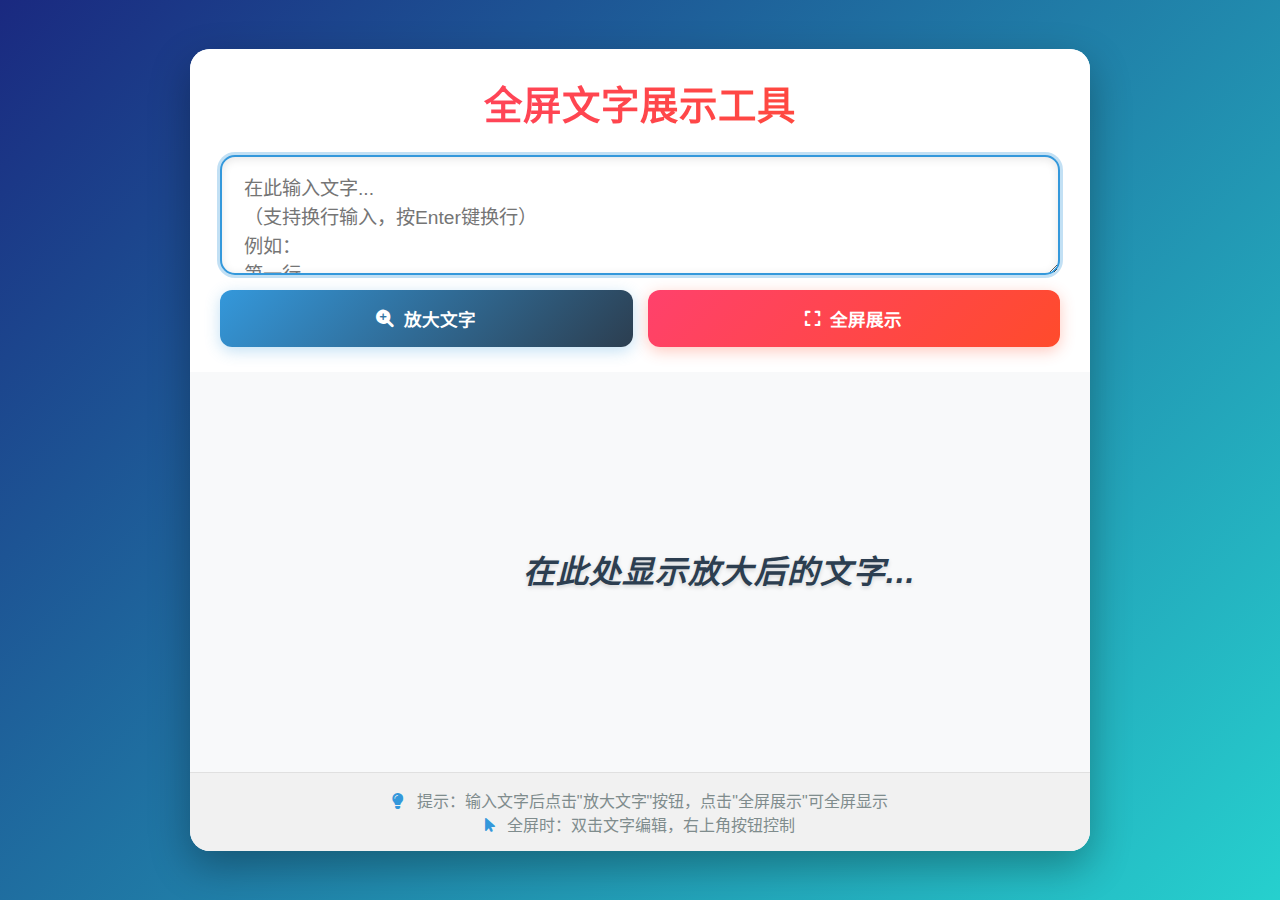
<file: 文字展示.html>
<!DOCTYPE html>
<html lang="zh-CN">
<head>
    <meta charset="UTF-8">
    <meta name="viewport" content="width=device-width, initial-scale=1.0">
    <title>全屏文字展示工具</title>
    <link rel="stylesheet" href="https://cdnjs.cloudflare.com/ajax/libs/font-awesome/6.0.0/css/all.min.css">
    <style>
        * {
            margin: 0;
            padding: 0;
            box-sizing: border-box;
            font-family: 'Segoe UI', 'Microsoft YaHei', sans-serif;
        }
        
        body {
            background: linear-gradient(135deg, #1a2980, #26d0ce);
            min-height: 100vh;
            display: flex;
            justify-content: center;
            align-items: center;
            padding: 20px;
        }
        
        .container {
            width: 100%;
            max-width: 900px;
            background: rgba(255, 255, 255, 0.95);
            border-radius: 20px;
            box-shadow: 0 15px 40px rgba(0, 0, 0, 0.3);
            overflow: hidden;
            transition: all 0.4s ease;
            position: relative;
        }
        
        /* 全屏模式下的样式 */
        .container.fullscreen {
            position: fixed;
            top: 0;
            left: 0;
            width: 100%;
            height: 100%;
            max-width: none;
            border-radius: 0;
            z-index: 100;
            background: #000;
        }
        
        header {
            background: #ffffff;
            padding: 25px 30px;
            box-shadow: 0 4px 15px rgba(0, 0, 0, 0.08);
            transition: all 0.5s;
        }
        
        .container.fullscreen header {
            transform: translateY(-100%);
            opacity: 0;
            height: 0;
            padding: 0;
            margin: 0;
            overflow: hidden;
        }
        
        h1 {
            color: #2c3e50;
            text-align: center;
            font-size: 2.4rem;
            margin-bottom: 25px;
            background: linear-gradient(90deg, #ff416c, #ff4b2b);
            -webkit-background-clip: text;
            background-clip: text;
            color: transparent;
            letter-spacing: 1px;
        }
        
        .input-area {
            display: flex;
            gap: 15px;
            margin-bottom: 15px;
        }
        
        #text-input {
            flex: 1;
            padding: 18px 22px;
            font-size: 1.2rem;
            border: 2px solid #e0e0e0;
            border-radius: 15px;
            outline: none;
            transition: all 0.3s ease;
            line-height: 1.5;
            min-height: 120px;
            resize: vertical;
            box-shadow: inset 0 2px 10px rgba(0,0,0,0.1);
        }
        
        #text-input:focus {
            border-color: #3498db;
            box-shadow: 0 0 0 3px rgba(52, 152, 219, 0.3),
                        inset 0 2px 10px rgba(0,0,0,0.1);
        }
        
        .btn-group {
            display: flex;
            gap: 15px;
            justify-content: center;
        }
        
        .action-btn {
            flex: 1;
            display: flex;
            align-items: center;
            justify-content: center;
            gap: 10px;
            padding: 16px 10px;
            border: none;
            border-radius: 12px;
            font-size: 1.1rem;
            font-weight: 600;
            cursor: pointer;
            transition: all 0.3s ease;
            color: white;
        }
        
        #display-btn {
            background: linear-gradient(135deg, #3498db, #2c3e50);
            box-shadow: 0 4px 15px rgba(52, 152, 219, 0.3);
        }
        
        #display-btn:hover {
            transform: translateY(-3px);
            box-shadow: 0 6px 20px rgba(52, 152, 219, 0.4);
        }
        
        #fullscreen-btn {
            background: linear-gradient(135deg, #ff416c, #ff4b2b);
            box-shadow: 0 4px 15px rgba(255, 75, 43, 0.3);
        }
        
        #fullscreen-btn:hover {
            transform: translateY(-3px);
            box-shadow: 0 6px 20px rgba(255, 75, 43, 0.4);
        }
        
        .action-btn:active {
            transform: translateY(0);
        }
        
        .display-area {
            min-height: 400px;
            padding: 40px 30px;
            text-align: center;
            transition: all 0.3s;
            background: #f8f9fa;
            position: relative;
            overflow: auto;
            display: flex;
            align-items: center;
            justify-content: center;
        }
        
        .container.fullscreen .display-area {
            height: 100vh;
            padding: 0;
            background: #000;
        }
        
        #display-text {
            color: #2c3e50;
            font-weight: 700;
            transition: all 0.3s ease;
            word-break: break-word;
            max-width: 100%;
            line-height: 1.4;
            white-space: pre-wrap;
            letter-spacing: 1px;
            margin: 0 auto;
            text-shadow: 0 2px 4px rgba(0,0,0,0.15);
            cursor: pointer;
            padding: 20px;
            border-radius: 10px;
            background: rgba(255,255,255,0.1);
        }
        
        .container.fullscreen #display-text {
            color: #fff;
            text-shadow: 0 0 20px rgba(255,255,255,0.5);
        }
        
        .placeholder-text {
            color: #bdc3c7;
            font-size: 2rem;
            font-style: italic;
        }
        
        .instructions {
            text-align: center;
            padding: 15px;
            color: #7f8c8d;
            font-size: 1rem;
            background: #f1f1f1;
            border-top: 1px solid #e0e0e0;
            transition: all 0.5s;
        }
        
        .container.fullscreen .instructions {
            opacity: 0;
            height: 0;
            padding: 0;
            margin: 0;
            border: none;
        }
        
        .instructions i {
            margin-right: 8px;
            color: #3498db;
        }
        
        @media (max-width: 768px) {
            .input-area {
                flex-direction: column;
            }
            
            .btn-group {
                flex-direction: column;
            }
            
            #display-text {
                font-size: 3rem;
            }
            
            .display-area {
                min-height: 300px;
                padding: 25px 15px;
            }
        }
        
        .pulse {
            animation: pulse 1.5s infinite;
        }
        
        @keyframes pulse {
            0% { transform: scale(1); }
            50% { transform: scale(1.03); }
            100% { transform: scale(1); }
        }
        
        /* 全屏控制按钮 */
        .fullscreen-controls {
            position: fixed;
            top: 20px;
            right: 20px;
            z-index: 101;
            display: flex;
            gap: 10px;
            opacity: 0;
            transform: translateY(-20px);
            transition: all 0.3s;
        }
        
        .fullscreen-controls.show {
            opacity: 1;
            transform: translateY(0);
        }
        
        .control-btn {
            background: rgba(255,255,255,0.2);
            border: none;
            border-radius: 50%;
            width: 50px;
            height: 50px;
            display: flex;
            align-items: center;
            justify-content: center;
            cursor: pointer;
            color: #fff;
            font-size: 1.2rem;
            transition: all 0.3s;
        }
        
        .control-btn:hover {
            background: rgba(255,255,255,0.3);
            transform: scale(1.1);
        }
        
        /* 编辑面板 */
        .edit-panel {
            position: fixed;
            bottom: 30px;
            left: 50%;
            transform: translateX(-50%);
            background: rgba(255, 255, 255, 0.9);
            border-radius: 15px;
            padding: 20px;
            box-shadow: 0 10px 30px rgba(0, 0, 0, 0.3);
            z-index: 102;
            display: flex;
            flex-direction: column;
            gap: 15px;
            width: 90%;
            max-width: 600px;
            opacity: 0;
            visibility: hidden;
            transition: all 0.4s;
        }
        
        .edit-panel.show {
            opacity: 1;
            visibility: visible;
        }
        
        .edit-textarea {
            width: 100%;
            min-height: 150px;
            padding: 15px;
            font-size: 1.2rem;
            border: 2px solid #ddd;
            border-radius: 10px;
            resize: vertical;
        }
        
        .edit-controls {
            display: flex;
            gap: 10px;
            flex-wrap: wrap;
        }
        
        .edit-btn {
            flex: 1;
            padding: 12px;
            border: none;
            border-radius: 8px;
            font-weight: 600;
            cursor: pointer;
            transition: all 0.3s;
        }
        
        #save-edit-btn {
            background: linear-gradient(135deg, #2ecc71, #27ae60);
            color: white;
        }
        
        #cancel-edit-btn {
            background: #e74c3c;
            color: white;
        }
        
        .size-controls, .color-controls {
            display: flex;
            align-items: center;
            gap: 10px;
            background: #f8f9fa;
            padding: 10px 15px;
            border-radius: 8px;
        }
        
        .size-controls label, .color-controls label {
            font-weight: 600;
            color: #2c3e50;
        }
        
        #font-size {
            width: 70px;
            padding: 8px;
            border-radius: 5px;
            border: 1px solid #ddd;
        }
        
        .color-option {
            width: 30px;
            height: 30px;
            border-radius: 50%;
            cursor: pointer;
            border: 2px solid transparent;
            transition: all 0.3s;
        }
        
        .color-option:hover {
            transform: scale(1.2);
        }
        
        .color-option.selected {
            border-color: white;
            box-shadow: 0 0 0 3px #3498db;
        }
        
        .overlay {
            position: fixed;
            top: 0;
            left: 0;
            width: 100%;
            height: 100%;
            background: rgba(0, 0, 0, 0.7);
            z-index: 99;
            opacity: 0;
            visibility: hidden;
            transition: all 0.4s;
        }
        
        .overlay.show {
            opacity: 1;
            visibility: visible;
        }
    </style>
</head>
<body>
    <div class="container">
        <header>
            <h1>全屏文字展示工具</h1>
            <div class="input-area">
                <textarea id="text-input" placeholder="在此输入文字...&#10;（支持换行输入，按Enter键换行）&#10;例如：&#10;第一行&#10;第二行&#10;第三行" autofocus></textarea>
            </div>
            <div class="btn-group">
                <button id="display-btn" class="action-btn">
                    <i class="fas fa-search-plus"></i> 放大文字
                </button>
                <button id="fullscreen-btn" class="action-btn">
                    <i class="fas fa-expand"></i> 全屏展示
                </button>
            </div>
        </header>
        
        <main class="display-area">
            <div id="display-text" class="placeholder-text">
                在此处显示放大后的文字...
            </div>
        </main>
        
        <div class="instructions">
            <p><i class="fas fa-lightbulb"></i> 提示：输入文字后点击"放大文字"按钮，点击"全屏展示"可全屏显示</p>
            <p><i class="fas fa-mouse-pointer"></i> 全屏时：双击文字编辑，右上角按钮控制</p>
        </div>
    </div>
    
    <!-- 全屏控制按钮 -->
    <div class="fullscreen-controls">
        <button id="edit-btn" class="control-btn" title="编辑文字">
            <i class="fas fa-edit"></i>
        </button>
        <button id="exit-fullscreen-btn" class="control-btn" title="退出全屏">
            <i class="fas fa-compress"></i>
        </button>
    </div>
    
    <!-- 编辑面板 -->
    <div class="edit-panel">
        <textarea class="edit-textarea" id="edit-text-input"></textarea>
        
        <div class="size-controls">
            <label for="font-size">字体大小:</label>
            <input type="number" id="font-size" min="1" max="20" step="0.5" value="5">
            <span>rem</span>
        </div>
        
        <div class="color-controls">
            <label>文字颜色:</label>
            <div class="color-option selected" style="background: #ffffff;" data-color="#ffffff"></div>
            <div class="color-option" style="background: #ff6b6b;" data-color="#ff6b6b"></div>
            <div class="color-option" style="background: #48dbfb;" data-color="#48dbfb"></div>
            <div class="color-option" style="background: #1dd1a1;" data-color="#1dd1a1"></div>
            <div class="color-option" style="background: #feca57;" data-color="#feca57"></div>
        </div>
        
        <div class="edit-controls">
            <button id="save-edit-btn" class="edit-btn">保存修改</button>
            <button id="cancel-edit-btn" class="edit-btn">取消</button>
        </div>
    </div>
    
    <!-- 编辑面板背景遮罩 -->
    <div class="overlay"></div>

    <script>
        document.addEventListener('DOMContentLoaded', function() {
            const textInput = document.getElementById('text-input');
            const displayBtn = document.getElementById('display-btn');
            const fullscreenBtn = document.getElementById('fullscreen-btn');
            const displayText = document.getElementById('display-text');
            const container = document.querySelector('.container');
            const exitFullscreenBtn = document.getElementById('exit-fullscreen-btn');
            const editBtn = document.getElementById('edit-btn');
            const editPanel = document.querySelector('.edit-panel');
            const editTextInput = document.getElementById('edit-text-input');
            const saveEditBtn = document.getElementById('save-edit-btn');
            const cancelEditBtn = document.getElementById('cancel-edit-btn');
            const overlay = document.querySelector('.overlay');
            const fullscreenControls = document.querySelector('.fullscreen-controls');
            const fontSizeInput = document.getElementById('font-size');
            const colorOptions = document.querySelectorAll('.color-option');
            
            // 初始字体大小
            let fontSize = 5; // 基准字体大小（rem）
            let textColor = "#ffffff"; // 默认白色
            
            // 添加放大展示功能
            displayBtn.addEventListener('click', function() {
                displayTextContent();
            });
            
            // 全屏功能
            fullscreenBtn.addEventListener('click', function() {
                enterFullscreen();
            });
            
            // 退出全屏按钮
            exitFullscreenBtn.addEventListener('click', function() {
                exitFullscreen();
            });
            
            // 编辑按钮
            editBtn.addEventListener('click', function() {
                showEditPanel();
            });
            
            // 显示文字内容
            function displayTextContent() {
                const inputText = textInput.value.trim();
                
                if (inputText === '') {
                    displayText.textContent = '请输入文字内容';
                    displayText.classList.add('placeholder-text');
                    textInput.focus();
                    return;
                }
                
                // 更新显示文字（保留换行）
                displayText.textContent = inputText;
                displayText.classList.remove('placeholder-text');
                
                // 根据文字长度调整字体大小
                adjustFontSize();
                
                // 添加动画效果
                displayText.classList.add('pulse');
                setTimeout(() => {
                    displayText.classList.remove('pulse');
                }, 500);
            }
            
            // 进入全屏
            function enterFullscreen() {
                if (!document.fullscreenElement) {
                    if (displayText.textContent.trim() === '' || 
                        displayText.classList.contains('placeholder-text')) {
                        // 如果还没有文字，使用默认提示
                        displayText.textContent = '双击此处编辑文字';
                        displayText.classList.add('placeholder-text');
                    }
                    
                    container.classList.add('fullscreen');
                    
                    if (container.requestFullscreen) {
                        container.requestFullscreen();
                    } else if (container.mozRequestFullScreen) {
                        container.mozRequestFullScreen();
                    } else if (container.webkitRequestFullscreen) {
                        container.webkitRequestFullscreen();
                    } else if (container.msRequestFullscreen) {
                        container.msRequestFullscreen();
                    }
                    
                    // 全屏时调整字体大小
                    setTimeout(() => {
                        adjustFontSize();
                        fullscreenControls.classList.add('show');
                    }, 100);
                }
            }
            
            // 退出全屏
            function exitFullscreen() {
                if (document.fullscreenElement) {
                    if (document.exitFullscreen) {
                        document.exitFullscreen();
                    } else if (document.mozCancelFullScreen) {
                        document.mozCancelFullScreen();
                    } else if (document.webkitExitFullscreen) {
                        document.webkitExitFullscreen();
                    } else if (document.msExitFullscreen) {
                        document.msExitFullscreen();
                    }
                }
            }
            
            // 显示编辑面板
            function showEditPanel() {
                editTextInput.value = displayText.textContent;
                if (displayText.classList.contains('placeholder-text')) {
                    editTextInput.value = '';
                }
                
                fontSizeInput.value = fontSize;
                editPanel.classList.add('show');
                overlay.classList.add('show');
            }
            
            // 隐藏编辑面板
            function hideEditPanel() {
                editPanel.classList.remove('show');
                overlay.classList.remove('show');
            }
            
            // 保存编辑
            saveEditBtn.addEventListener('click', function() {
                const editedText = editTextInput.value.trim();
                
                if (editedText === '') {
                    displayText.textContent = '双击此处编辑文字';
                    displayText.classList.add('placeholder-text');
                } else {
                    displayText.textContent = editedText;
                    displayText.classList.remove('placeholder-text');
                }
                
                // 更新字体大小
                fontSize = parseFloat(fontSizeInput.value);
                displayText.style.fontSize = `${fontSize}rem`;
                
                // 更新文字颜色
                displayText.style.color = textColor;
                
                hideEditPanel();
                
                // 保存到输入框（非全屏时使用）
                textInput.value = editedText;
            });
            
            // 取消编辑
            cancelEditBtn.addEventListener('click', function() {
                hideEditPanel();
            });
            
            // 颜色选择
            colorOptions.forEach(option => {
                option.addEventListener('click', function() {
                    // 移除之前的选择
                    colorOptions.forEach(opt => opt.classList.remove('selected'));
                    
                    // 设置当前选择
                    this.classList.add('selected');
                    textColor = this.getAttribute('data-color');
                    displayText.style.color = textColor;
                });
            });
            
            // 监听全屏变化
            document.addEventListener('fullscreenchange', exitHandler);
            document.addEventListener('webkitfullscreenchange', exitHandler);
            document.addEventListener('mozfullscreenchange', exitHandler);
            document.addEventListener('MSFullscreenChange', exitHandler);
            
            function exitHandler() {
                if (!document.fullscreenElement && 
                    !document.webkitFullscreenElement && 
                    !document.mozFullScreenElement &&
                    !document.msFullscreenElement) {
                    container.classList.remove('fullscreen');
                    fullscreenControls.classList.remove('show');
                    
                    // 退出全屏后重新调整字体
                    setTimeout(adjustFontSize, 100);
                }
            }
            
            // 调整字体大小函数
            function adjustFontSize() {
                const inputText = displayText.textContent.trim();
                const textLength = inputText.length;
                const lines = inputText.split('\n').length;
                
                if (container.classList.contains('fullscreen')) {
                    // 全屏模式下的调整
                    if (textLength > 200 || lines > 8) {
                        fontSize = 2;
                    } else if (textLength > 100 || lines > 5) {
                        fontSize = 3;
                    } else if (textLength > 50 || lines > 3) {
                        fontSize = 4;
                    } else if (textLength > 20) {
                        fontSize = 5;
                    } else {
                        fontSize = 6;
                    }
                    
                    // 对于非常短的文字，进一步放大
                    if (textLength < 10 && lines === 1) {
                        fontSize = 8;
                    }
                } else {
                    // 非全屏模式下的调整
                    if (textLength > 100 || lines > 5) {
                        fontSize = 1.5;
                    } else if (textLength > 50 || lines > 3) {
                        fontSize = 2.5;
                    } else if (textLength > 20) {
                        fontSize = 3.5;
                    } else {
                        fontSize = 5;
                    }
                }
                
                displayText.style.fontSize = `${fontSize}rem`;
            }
            
            // 添加回车键支持
            textInput.addEventListener('keydown', function(event) {
                if (event.key === 'Enter' && !event.shiftKey) {
                    event.preventDefault();
                    displayTextContent();
                }
            });
            
            // 添加ESC键退出全屏
            document.addEventListener('keydown', function(event) {
                if (event.key === 'Escape') {
                    if (editPanel.classList.contains('show')) {
                        hideEditPanel();
                    } else if (container.classList.contains('fullscreen')) {
                        exitFullscreen();
                    }
                }
            });
            
            // 双击文字编辑
            displayText.addEventListener('dblclick', function() {
                if (container.classList.contains('fullscreen')) {
                    showEditPanel();
                }
            });
            
            // 点击遮罩层关闭编辑面板
            overlay.addEventListener('click', function() {
                hideEditPanel();
            });
        });
    </script>
</body>
</html>
</file>
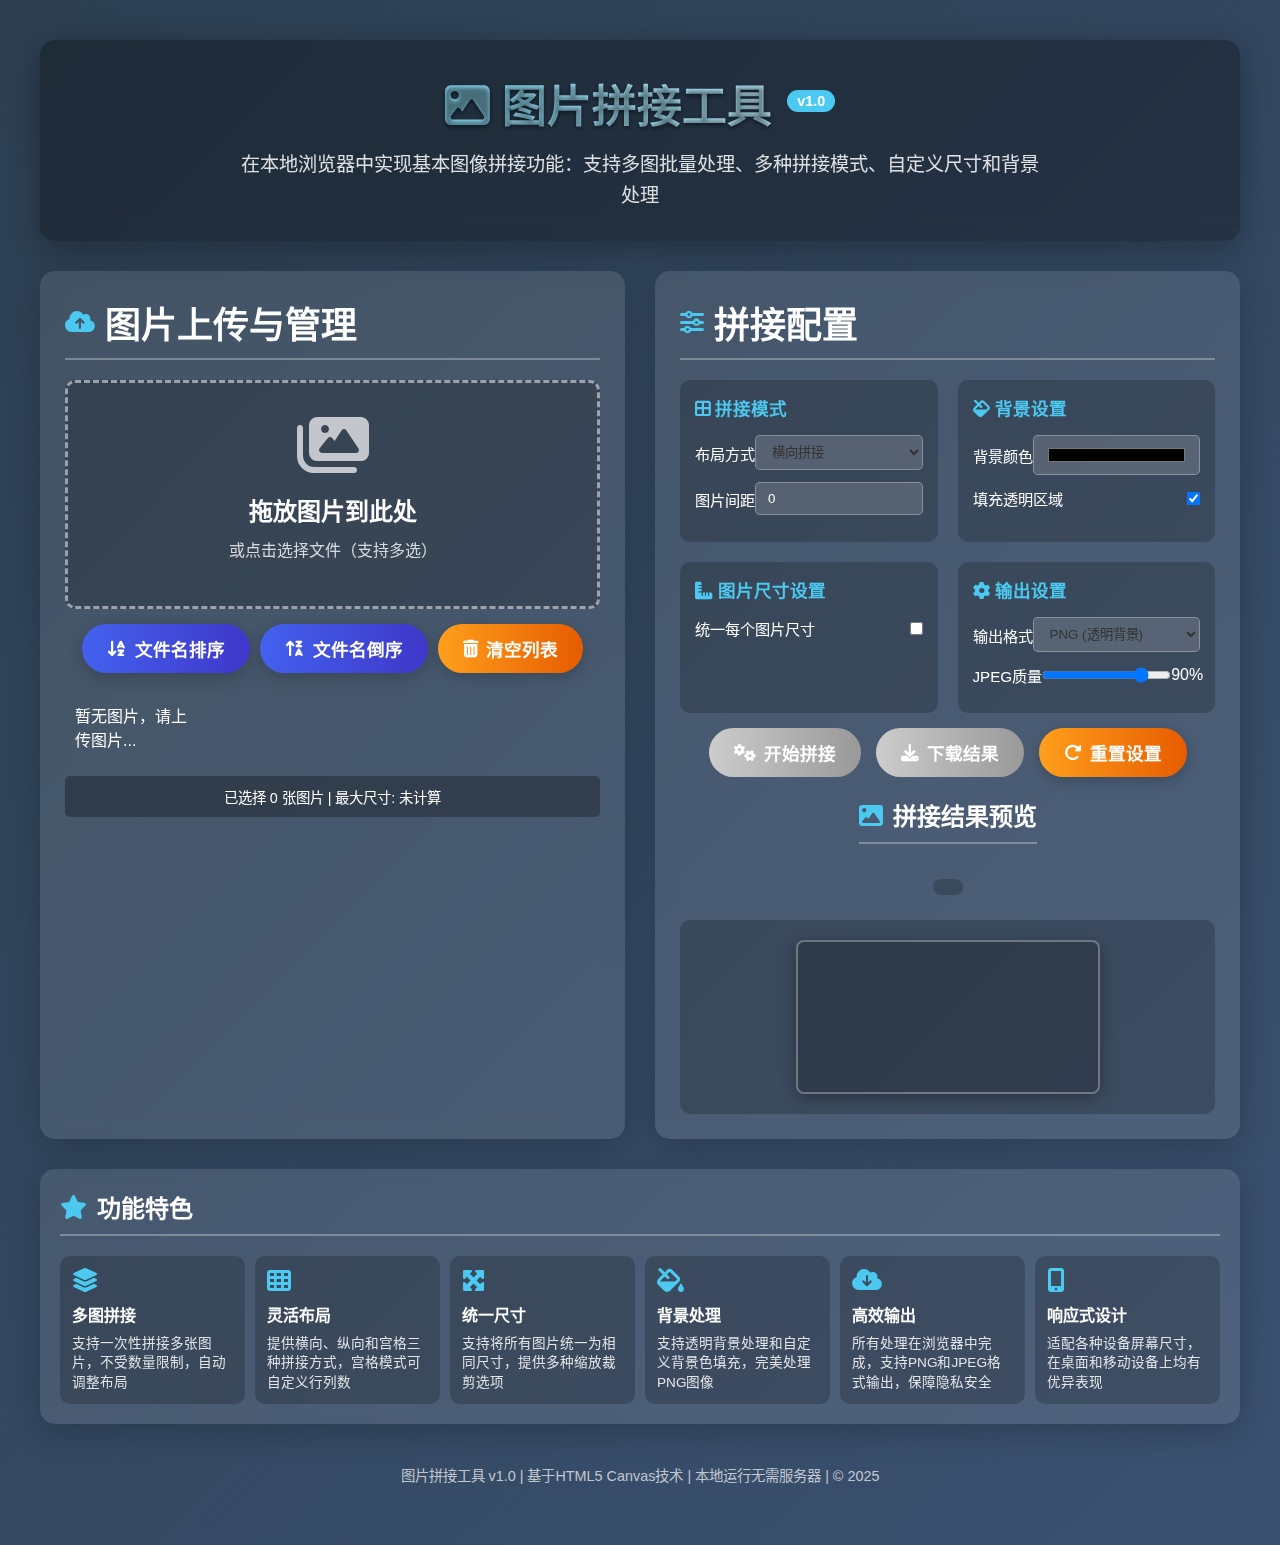
<file: 简易图片拼接工具.HTML>
<!DOCTYPE html>
<html lang="zh-CN">
<head>
    <meta charset="UTF-8">
    <meta name="viewport" content="width=device-width, initial-scale=1.0">
    <title>图片拼接工具1.0</title>
    <link rel="stylesheet" href="https://cdnjs.cloudflare.com/ajax/libs/font-awesome/6.4.0/css/all.min.css">
    <style>
        * {
            margin: 0;
            padding: 0;
            box-sizing: border-box;
            font-family: 'Segoe UI', Tahoma, Geneva, Verdana, sans-serif;
        }
        
        :root {
            --primary: #4361ee;
            --secondary: #3f37c9;
            --accent: #4cc9f0;
            --dark: #1d3557;
            --light: #f8f9fa;
            --success: #2ec4b6;
            --danger: #e71d36;
            --warning: #ff9f1c;
        }
        
        body {
            background: linear-gradient(135deg, #2c3e50, #4a6491, #8a9aaf);
            color: white;
            min-height: 100vh;
            padding: 20px;
            background-size: 400% 400%;
            animation: gradientBG 15s ease infinite;
        }
        
        @keyframes gradientBG {
            0% { background-position: 0% 50%; }
            50% { background-position: 100% 50%; }
            100% { background-position: 0% 50%; }
        }
        
        .container {
            max-width: 1400px;
            margin: 0 auto;
            padding: 20px;
        }
        
        header {
            text-align: center;
            padding: 30px 0;
            margin-bottom: 30px;
            background: rgba(0, 0, 0, 0.3);
            border-radius: 15px;
            box-shadow: 0 8px 32px rgba(0, 0, 0, 0.3);
            backdrop-filter: blur(10px);
        }
        
        h1 {
            font-size: 2.8rem;
            margin-bottom: 15px;
            text-shadow: 0 2px 4px rgba(0, 0, 0, 0.5);
            background: linear-gradient(to right, var(--accent), #fff);
            -webkit-background-clip: text;
            background-clip: text;
            color: transparent;
        }
        
        .version-badge {
            display: inline-block;
            background: var(--accent);
            color: white;
            padding: 3px 10px;
            border-radius: 20px;
            font-size: 0.9rem;
            margin-left: 15px;
            vertical-align: super;
            font-weight: bold;
            text-shadow: none;
        }
        
        .subtitle {
            font-size: 1.2rem;
            max-width: 800px;
            margin: 0 auto;
            line-height: 1.6;
            color: rgba(255, 255, 255, 0.85);
        }
        
        .main-content {
            display: grid;
            grid-template-columns: 1fr 1fr;
            gap: 30px;
            margin-bottom: 30px;
        }
        
        @media (max-width: 1100px) {
            .main-content {
                grid-template-columns: 1fr;
            }
        }
        
        .panel {
            background: rgba(255, 255, 255, 0.1);
            backdrop-filter: blur(10px);
            border-radius: 15px;
            padding: 25px;
            box-shadow: 0 8px 32px rgba(0, 0, 0, 0.2);
        }
        
        .panel-title {
            font-size: 1.5rem;
            margin-bottom: 20px;
            padding-bottom: 10px;
            border-bottom: 2px solid rgba(255, 255, 255, 0.3);
            display: flex;
            align-items: center;
            gap: 10px;
        }
        
        .panel-title i {
            color: var(--accent);
        }
        
        .upload-area {
            border: 3px dashed rgba(255, 255, 255, 0.5);
            border-radius: 10px;
            padding: 30px;
            text-align: center;
            cursor: pointer;
            transition: all 0.3s ease;
            background: rgba(0, 0, 0, 0.2);
        }
        
        .upload-area:hover {
            border-color: var(--accent);
            background: rgba(255, 255, 255, 0.15);
        }
        
        .upload-area i {
            font-size: 4rem;
            margin-bottom: 15px;
            color: rgba(255, 255, 255, 0.7);
        }
        
        .upload-area h3 {
            font-size: 1.5rem;
            margin-bottom: 10px;
        }
        
        .upload-area p {
            font-size: 1rem;
            color: rgba(255, 255, 255, 0.8);
            margin-bottom: 15px;
        }
        
        .thumbnail-container {
            display: grid;
            grid-template-columns: repeat(auto-fill, minmax(100px, 1fr));
            gap: 15px;
            margin-top: 20px;
            max-height: 300px;
            overflow-y: auto;
            padding: 10px;
        }
        
        .thumbnail-item {
            position: relative;
            border-radius: 8px;
            overflow: hidden;
            box-shadow: 0 3px 10px rgba(0, 0, 0, 0.3);
            aspect-ratio: 1;
        }
        
        .thumbnail-item img {
            width: 100%;
            height: 100%;
            object-fit: cover;
        }
        
        .thumbnail-name {
            position: absolute;
            bottom: 0;
            left: 0;
            right: 0;
            background: rgba(0, 0, 0, 0.7);
            padding: 3px 5px;
            font-size: 0.7rem;
            text-align: center;
            white-space: nowrap;
            overflow: hidden;
            text-overflow: ellipsis;
        }
        
        .sort-controls {
            display: flex;
            gap: 10px;
            margin-top: 15px;
            justify-content: center;
            flex-wrap: wrap;
        }
        
        .control-grid {
            display: grid;
            grid-template-columns: repeat(auto-fit, minmax(200px, 1fr));
            gap: 20px;
            margin-top: 20px;
        }
        
        .control-group {
            background: rgba(0, 0, 0, 0.2);
            padding: 15px;
            border-radius: 10px;
        }
        
        .control-group h3 {
            margin-bottom: 15px;
            font-size: 1.1rem;
            color: var(--accent);
            white-space: nowrap;
        }
        
        .option-row {
            display: flex;
            align-items: center;
            margin-bottom: 12px;
        }
        
        .option-row label {
            flex: 1;
            font-size: 0.95rem;
            white-space: nowrap;
        }
        
        select, option {
            background: rgba(255, 255, 255, 0.15);
            border: 1px solid rgba(255, 255, 255, 0.3);
            border-radius: 5px;
            padding: 8px 12px;
            color: #333;
            width: 100%;
        }
        
        option {
            background: #f8f9fa;
            color: #333;
        }
        
        input[type="number"], input[type="color"] {
            background: rgba(255, 255, 255, 0.15);
            border: 1px solid rgba(255, 255, 255, 0.3);
            border-radius: 5px;
            padding: 8px 12px;
            color: white;
            width: 100%;
        }
        
        input[type="color"] {
            height: 40px;
            cursor: pointer;
        }
        
        .size-controls {
            display: flex;
            gap: 10px;
            margin-top: 5px;
            align-items: center;
        }
        
        .size-controls input {
            width: 80px;
        }
        
        .lock-btn {
            background: transparent;
            border: none;
            color: var(--accent);
            cursor: pointer;
            font-size: 1.2rem;
            padding: 5px;
            border-radius: 50%;
            transition: all 0.3s;
        }
        
        .lock-btn:hover {
            background: rgba(255, 255, 255, 0.1);
        }
        
        .result-container {
            display: flex;
            flex-direction: column;
            align-items: center;
            margin-top: 20px;
            gap: 15px;
        }
        
        .result-container h3 {
            order: 1;
        }
        
        #previewSize {
            order: 2;
            background: rgba(0, 0, 0, 0.2);
            padding: 8px 15px;
            border-radius: 20px;
            font-size: 0.9rem;
            margin-bottom: 10px;
        }
        
        .result-preview {
            order: 3;
            width: 100%;
            max-height: 400px;
            overflow: auto;
            background: rgba(0, 0, 0, 0.2);
            border-radius: 10px;
            display: flex;
            justify-content: center;
            align-items: center;
            padding: 20px;
        }
        
        canvas {
            max-width: 100%;
            border: 2px solid rgba(255, 255, 255, 0.3);
            border-radius: 8px;
            background: rgba(0, 0, 0, 0.2);
            box-shadow: 0 4px 15px rgba(0, 0, 0, 0.3);
        }
        
        .action-buttons {
            display: flex;
            justify-content: center;
            gap: 15px;
            margin-top: 15px;
            flex-wrap: wrap;
        }
        
        button {
            padding: 12px 25px;
            font-size: 1.1rem;
            border: none;
            border-radius: 50px;
            background: linear-gradient(to right, var(--primary), var(--secondary));
            color: white;
            cursor: pointer;
            transition: all 0.3s ease;
            font-weight: bold;
            box-shadow: 0 4px 15px rgba(0, 0, 0, 0.2);
            display: flex;
            align-items: center;
            gap: 8px;
        }
        
        button:hover {
            transform: translateY(-3px);
            box-shadow: 0 6px 20px rgba(0, 0, 0, 0.3);
            background: linear-gradient(to right, var(--secondary), var(--primary));
        }
        
        button:active {
            transform: translateY(1px);
        }
        
        button:disabled {
            background: linear-gradient(to right, #cccccc, #999999);
            cursor: not-allowed;
            transform: none;
            box-shadow: none;
        }
        
        .btn-download {
            background: linear-gradient(to right, var(--success), #2ca391);
        }
        
        .btn-download:hover {
            background: linear-gradient(to right, #2ca391, var(--success));
        }
        
        .btn-reset {
            background: linear-gradient(to right, var(--warning), #e65c00);
        }
        
        .btn-reset:hover {
            background: linear-gradient(to right, #e65c00, var(--warning));
        }
        
        .info-section {
            background: rgba(255, 255, 255, 0.1);
            backdrop-filter: blur(10px);
            border-radius: 15px;
            padding: 20px;
            margin-top: 30px;
            box-shadow: 0 8px 32px rgba(0, 0, 0, 0.2);
        }
        
        .features-grid {
            display: grid;
            grid-template-columns: repeat(auto-fit, minmax(150px, 1fr));
            gap: 10px;
            margin-top: 15px;
        }
        
        .feature-card {
            background: rgba(0, 0, 0, 0.2);
            padding: 12px;
            border-radius: 10px;
            transition: transform 0.3s ease;
        }
        
        .feature-card:hover {
            transform: translateY(-3px);
        }
        
        .feature-card i {
            font-size: 1.5rem;
            margin-bottom: 10px;
            color: var(--accent);
        }
        
        .feature-card h3 {
            margin-bottom: 8px;
            font-size: 1rem;
        }
        
        .feature-card p {
            font-size: 0.85rem;
            line-height: 1.4;
            color: rgba(255, 255, 255, 0.85);
        }
        
        footer {
            text-align: center;
            padding: 20px;
            margin-top: 20px;
            font-size: 0.9rem;
            color: rgba(255, 255, 255, 0.7);
        }
        
        .status-bar {
            margin-top: 15px;
            padding: 10px;
            background: rgba(0, 0, 0, 0.3);
            border-radius: 5px;
            text-align: center;
            font-size: 0.9rem;
        }
        
        .notification {
            position: fixed;
            top: 20px;
            right: 20px;
            padding: 15px 25px;
            border-radius: 8px;
            background: var(--success);
            color: white;
            box-shadow: 0 5px 15px rgba(0,0,0,0.2);
            transform: translateX(150%);
            transition: transform 0.3s ease;
            z-index: 1000;
        }
        
        .notification.show {
            transform: translateX(0);
        }
        
        .notification.warning {
            background: var(--warning);
        }
        
        .info-text {
            font-size: 0.85rem;
            color: var(--accent);
            margin-top: 5px;
        }
        
        .fixed-control {
            position: fixed;
            bottom: 20px;
            right: 20px;
            background: rgba(0, 0, 0, 0.6);
            padding: 10px 15px;
            border-radius: 50px;
            backdrop-filter: blur(10px);
            display: flex;
            align-items: center;
            gap: 10px;
            box-shadow: 0 4px 15px rgba(0, 0, 0, 0.3);
            font-size: 0.9rem;
        }
        
        .fixed-control span {
            color: var(--accent);
            font-weight: bold;
        }
    </style>
</head>
<body>
    <div class="container">
        <header>
            <h1><i class="fas fa-image"></i> 图片拼接工具<span class="version-badge">v1.0</span></h1>
            <p class="subtitle">在本地浏览器中实现基本图像拼接功能：支持多图批量处理、多种拼接模式、自定义尺寸和背景处理</p>
        </header>
        
        <div class="main-content">
            <div class="panel">
                <div class="panel-title">
                    <i class="fas fa-cloud-upload-alt"></i>
                    <h2>图片上传与管理</h2>
                </div>
                
                <div class="upload-area" id="dropZone">
                    <i class="fas fa-images"></i>
                    <h3>拖放图片到此处</h3>
                    <p>或点击选择文件（支持多选）</p>
                    <input type="file" id="fileInput" accept="image/*" multiple style="display: none;">
                </div>
                
                <div class="sort-controls">
                    <button id="sortAscBtn"><i class="fas fa-sort-alpha-down"></i> 文件名排序</button>
                    <button id="sortDescBtn"><i class="fas fa-sort-alpha-up-alt"></i> 文件名倒序</button>
                    <button id="clearBtn" class="btn-reset"><i class="fas fa-trash-alt"></i> 清空列表</button>
                </div>
                
                <div class="thumbnail-container" id="thumbnailContainer">
                    <div class="empty-notice" id="emptyNotice">
                        <p>暂无图片，请上传图片...</p>
                    </div>
                </div>
                
                <div class="status-bar" id="statusBar">
                    已选择 <span id="imageCount">0</span> 张图片 | 最大尺寸: <span id="maxSize">未计算</span>
                </div>
            </div>
            
            <div class="panel">
                <div class="panel-title">
                    <i class="fas fa-sliders-h"></i>
                    <h2>拼接配置</h2>
                </div>
                
                <div class="control-grid">
                    <div class="control-group">
                        <h3><i class="fas fa-border-all"></i> 拼接模式</h3>
                        <div class="option-row">
                            <label for="layoutMode">布局方式</label>
                            <select id="layoutMode">
                                <option value="horizontal">横向拼接</option>
                                <option value="vertical">纵向拼接</option>
                                <option value="grid">宫格模式</option>
                            </select>
                        </div>
                        
                        <div id="gridControls" style="display: none;">
                            <div class="option-row">
                                <label for="colsPerRow">每行图片数</label>
                                <input type="number" id="colsPerRow" min="1" value="3">
                            </div>
                            <div class="option-row">
                                <label for="rowsPerCol">每列图片数</label>
                                <input type="number" id="rowsPerCol" min="1" value="3">
                            </div>
                        </div>
                        
                        <div class="option-row">
                            <label for="spacing">图片间距</label>
                            <input type="number" id="spacing" min="0" value="0">
                        </div>
                    </div>
                    
                    <div class="control-group">
                        <h3><i class="fas fa-fill"></i> 背景设置</h3>
                        <div class="option-row">
                            <label for="bgColor">背景颜色</label>
                            <input type="color" id="bgColor" value="#000000">
                        </div>
                        <div class="option-row">
                            <label for="fillTransparent">填充透明区域</label>
                            <input type="checkbox" id="fillTransparent" checked>
                        </div>
                        <p class="info-text" id="jpegWarning" style="display: none; color: var(--warning);">
                            <i class="fas fa-exclamation-triangle"></i> JPEG格式不支持透明背景，将使用背景色填充
                        </p>
                    </div>
                    
                    <div class="control-group">
                        <h3><i class="fas fa-ruler-combined"></i> 图片尺寸设置</h3>
                        <div class="option-row">
                            <label for="uniformSize">统一每个图片尺寸</label>
                            <input type="checkbox" id="uniformSize">
                        </div>
                        <div id="sizeControls" style="display: none; margin-top: 10px;">
                            <div class="option-row">
                                <label></label>
                                <div class="size-controls">
                                    <input type="number" id="imgWidth" min="1" value="128" placeholder="宽度">
                                    <span style="margin: 0 5px;"></span>
                                    <input type="number" id="imgHeight" min="1" value="128" placeholder="高度">
                                    <button class="lock-btn" id="lockBtn"><i class="fas fa-lock-open"></i></button>
                                </div>
                            </div>
                            <div class="option-row">
                                <label for="sizeMode">处理方式</label>
                                <select id="sizeMode">
                                    <option value="stretch">拉伸填充</option>
                                    <option value="cover">居中裁剪</option>
                                    <option value="center">仅居中图片</option>
                                </select>
                            </div>
                        </div>
                    </div>
                    
                    <div class="control-group">
                        <h3><i class="fas fa-cog"></i> 输出设置</h3>
                        <div class="option-row">
                            <label for="outputFormat">输出格式</label>
                            <select id="outputFormat">
                                <option value="png">PNG (透明背景)</option>
                                <option value="jpeg">JPEG (高压缩)</option>
                            </select>
                        </div>
                        <div class="option-row">
                            <label for="quality">JPEG质量</label>
                            <input type="range" id="quality" min="50" max="100" value="90">
                            <span id="qualityValue">90%</span>
                        </div>
                    </div>
                </div>
                
                <div class="action-buttons">
                    <button id="processBtn" disabled><i class="fas fa-cogs"></i> 开始拼接</button>
                    <button id="downloadBtn" class="btn-download" disabled><i class="fas fa-download"></i> 下载结果</button>
                    <button id="resetBtn" class="btn-reset"><i class="fas fa-redo-alt"></i> 重置设置</button>
                </div>
                
                <div class="result-container">
                    <h3 class="panel-title"><i class="fas fa-image"></i> 拼接结果预览</h3>
                    <div id="previewSize"></div>
                    <div class="result-preview">
                        <canvas id="resultCanvas"></canvas>
                    </div>
                </div>
            </div>
        </div>
        
        <div class="info-section">
            <h2 class="panel-title"><i class="fas fa-star"></i> 功能特色</h2>
            <div class="features-grid">
                <div class="feature-card">
                    <i class="fas fa-layer-group"></i>
                    <h3>多图拼接</h3>
                    <p>支持一次性拼接多张图片，不受数量限制，自动调整布局</p>
                </div>
                <div class="feature-card">
                    <i class="fas fa-th"></i>
                    <h3>灵活布局</h3>
                    <p>提供横向、纵向和宫格三种拼接方式，宫格模式可自定义行列数</p>
                </div>
                <div class="feature-card">
                    <i class="fas fa-expand-arrows-alt"></i>
                    <h3>统一尺寸</h3>
                    <p>支持将所有图片统一为相同尺寸，提供多种缩放裁剪选项</p>
                </div>
                <div class="feature-card">
                    <i class="fas fa-fill-drip"></i>
                    <h3>背景处理</h3>
                    <p>支持透明背景处理和自定义背景色填充，完美处理PNG图像</p>
                </div>
                <div class="feature-card">
                    <i class="fas fa-cloud-download-alt"></i>
                    <h3>高效输出</h3>
                    <p>所有处理在浏览器中完成，支持PNG和JPEG格式输出，保障隐私安全</p>
                </div>
                <div class="feature-card">
                    <i class="fas fa-mobile-alt"></i>
                    <h3>响应式设计</h3>
                    <p>适配各种设备屏幕尺寸，在桌面和移动设备上均有优异表现</p>
                </div>
            </div>
        </div>
        
        <footer>
            <p>图片拼接工具 v1.0 | 基于HTML5 Canvas技术 | 本地运行无需服务器 | © 2025</p>
        </footer>
    </div>

    <div class="notification" id="notification">操作成功！</div>

    <script>
        document.addEventListener('DOMContentLoaded', function() {
            // DOM元素
            const fileInput = document.getElementById('fileInput');
            const uploadBtn = document.getElementById('uploadBtn');
            const dropZone = document.getElementById('dropZone');
            const thumbnailContainer = document.getElementById('thumbnailContainer');
            const emptyNotice = document.getElementById('emptyNotice');
            const imageCount = document.getElementById('imageCount');
            const maxSize = document.getElementById('maxSize');
            const sortAscBtn = document.getElementById('sortAscBtn');
            const sortDescBtn = document.getElementById('sortDescBtn');
            const clearBtn = document.getElementById('clearBtn');
            const layoutMode = document.getElementById('layoutMode');
            const gridControls = document.getElementById('gridControls');
            const processBtn = document.getElementById('processBtn');
            const downloadBtn = document.getElementById('downloadBtn');
            const resetBtn = document.getElementById('resetBtn');
            const canvas = document.getElementById('resultCanvas');
            const ctx = canvas.getContext('2d');
            const notification = document.getElementById('notification');
            const jpegWarning = document.getElementById('jpegWarning');
            const uniformSize = document.getElementById('uniformSize');
            const sizeControls = document.getElementById('sizeControls');
            const outputFormat = document.getElementById('outputFormat');
            const qualitySlider = document.getElementById('quality');
            const qualityValue = document.getElementById('qualityValue');
            const previewSize = document.getElementById('previewSize');
            const lockBtn = document.getElementById('lockBtn');
            
            // 全局变量
            let images = [];
            let sortedImages = [];
            let lockAspectRatio = false;
            let processedCanvas = null;
            
            // 初始化
            function init() {
                // 移除uploadBtn事件监听
                if (uploadBtn) {
                    uploadBtn.addEventListener('click', () => fileInput.click());
                }
                // 点击上传区域触发文件选择
                dropZone.addEventListener('click', () => fileInput.click());
                fileInput.addEventListener('change', handleFileSelect);
                setupDragAndDrop();
                setupEventListeners();
                updateImageCount();
                
                // 初始化锁定按钮状态为解锁
                lockBtn.innerHTML = '<i class="fas fa-lock-open"></i>';
                lockAspectRatio = false;
            }
            
            // 设置拖放功能
            function setupDragAndDrop() {
                ['dragenter', 'dragover', 'dragleave', 'drop'].forEach(eventName => {
                    dropZone.addEventListener(eventName, preventDefaults, false);
                });
                
                ['dragenter', 'dragover'].forEach(eventName => {
                    dropZone.addEventListener(eventName, highlight, false);
                });
                
                ['dragleave', 'drop'].forEach(eventName => {
                    dropZone.addEventListener(eventName, unhighlight, false);
                });
                
                dropZone.addEventListener('drop', handleDrop, false);
            }
            
            function preventDefaults(e) {
                e.preventDefault();
                e.stopPropagation();
            }
            
            function highlight() {
                dropZone.style.borderColor = '#7ed0e6';
                dropZone.style.backgroundColor = 'rgba(126, 208, 230, 0.1)';
            }
            
            function unhighlight() {
                dropZone.style.borderColor = 'rgba(255, 255, 255, 0.4)';
                dropZone.style.backgroundColor = 'rgba(0, 0, 0, 0.1)';
            }
            
            function handleDrop(e) {
                const dt = e.dataTransfer;
                const files = dt.files;
                handleFiles(files);
            }
            
            function handleFileSelect(e) {
                const files = e.target.files;
                handleFiles(files);
            }
            
            // 处理上传的文件
            function handleFiles(files) {
                if (!files.length) return;
                
                for (let i = 0; i < files.length; i++) {
                    const file = files[i];
                    if (!file.type.match('image.*')) continue;
                    
                    const reader = new FileReader();
                    reader.onload = function(e) {
                        const img = new Image();
                        img.onload = function() {
                            images.push({
                                name: file.name,
                                file: file,
                                img: img,
                                width: img.width,
                                height: img.height,
                                processed: false
                            });
                            updateThumbnails();
                            updateImageCount();
                            
                            if (images.length > 0) {
                                processBtn.disabled = false;
                                emptyNotice.style.display = 'none';
                            }
                        };
                        img.src = e.target.result;
                    };
                    reader.readAsDataURL(file);
                }
                
                showNotification(`成功添加 ${files.length} 张图片`);
            }
            
            // 更新缩略图显示
            function updateThumbnails() {
                thumbnailContainer.innerHTML = '';
                
                if (images.length === 0) {
                    thumbnailContainer.innerHTML = '<div class="empty-notice" id="emptyNotice"><p>暂无图片，请上传图片...</p></div>';
                    return;
                }
                
                // 默认使用原始顺序
                sortedImages = [...images];
                
                images.forEach((image, index) => {
                    const thumbnail = document.createElement('div');
                    thumbnail.className = 'thumbnail-item';
                    
                    const img = document.createElement('img');
                    img.src = image.img.src;
                    img.alt = image.name;
                    
                    const name = document.createElement('div');
                    name.className = 'thumbnail-name';
                    name.textContent = image.name;
                    
                    thumbnail.appendChild(img);
                    thumbnail.appendChild(name);
                    thumbnailContainer.appendChild(thumbnail);
                });
            }
            
            // 排序图片
            function sortImages(ascending = true) {
                sortedImages = [...images].sort((a, b) => {
                    const nameA = a.name.toLowerCase();
                    const nameB = b.name.toLowerCase();
                    return ascending ? nameA.localeCompare(nameB) : nameB.localeCompare(nameA);
                });
                
                thumbnailContainer.innerHTML = '';
                
                sortedImages.forEach(image => {
                    const thumbnail = document.createElement('div');
                    thumbnail.className = 'thumbnail-item';
                    
                    const img = document.createElement('img');
                    img.src = image.img.src;
                    img.alt = image.name;
                    
                    const name = document.createElement('div');
                    name.className = 'thumbnail-name';
                    name.textContent = image.name;
                    
                    thumbnail.appendChild(img);
                    thumbnail.appendChild(name);
                    thumbnailContainer.appendChild(thumbnail);
                });
                
                showNotification(`已按文件名${ascending ? '正序' : '倒序'}排序`);
            }
            
            // 更新图片计数
            function updateImageCount() {
                imageCount.textContent = images.length;
                
                if (images.length > 0) {
                    const maxWidth = Math.max(...images.map(img => img.width));
                    const maxHeight = Math.max(...images.map(img => img.height));
                    maxSize.textContent = `${maxWidth}×${maxHeight} 像素`;
                } else {
                    maxSize.textContent = '未计算';
                    emptyNotice.style.display = 'block';
                }
            }
            
            // 显示通知
            function showNotification(message, isWarning = false) {
                notification.textContent = message;
                notification.className = isWarning ? 'notification warning' : 'notification';
                notification.classList.add('show');
                
                setTimeout(() => {
                    notification.classList.remove('show');
                    if (isWarning) {
                        notification.classList.remove('warning');
                    }
                }, 3000);
            }
            
            // 处理图片拼接
            function processImages() {
                if (images.length === 0) {
                    showNotification('请先上传图片', true);
                    return;
                }
                
                try {
                    const layout = layoutMode.value;
                    const spacing = parseInt(document.getElementById('spacing').value) || 0;
                    const bgColor = document.getElementById('bgColor').value;
                    const fillTransparent = document.getElementById('fillTransparent').checked;
                    const useUniformSize = uniformSize.checked;
                    const sizeMode = document.getElementById('sizeMode').value;
                    
                    // 统一尺寸
                    let uniformWidth = 0;
                    let uniformHeight = 0;
                    if (useUniformSize) {
                        uniformWidth = parseInt(imgWidth.value) || 128;
                        uniformHeight = parseInt(imgHeight.value) || 128;
                    }
                    
                    // 计算画布大小
                    let canvasWidth = 0;
                    let canvasHeight = 0;
                    let rows = 1;
                    let cols = 1;
                    
                    if (layout === 'grid') {
                        rows = parseInt(document.getElementById('rowsPerCol').value) || 3;
                        cols = parseInt(document.getElementById('colsPerRow').value) || 3;
                        
                        // 计算网格所需行列数
                        const totalImages = sortedImages.length;
                        rows = Math.ceil(totalImages / cols);
                        
                        canvasWidth = cols * (useUniformSize ? uniformWidth : Math.max(...sortedImages.map(img => img.width))) + (cols - 1) * spacing;
                        canvasHeight = rows * (useUniformSize ? uniformHeight : Math.max(...sortedImages.map(img => img.height))) + (rows - 1) * spacing;
                    } else if (layout === 'horizontal') {
                        canvasWidth = sortedImages.reduce((sum, img) => {
                            return sum + (useUniformSize ? uniformWidth : img.width);
                        }, 0) + spacing * (sortedImages.length - 1);
                        canvasHeight = Math.max(...sortedImages.map(img => useUniformSize ? uniformHeight : img.height));
                    } else { // vertical
                        canvasHeight = sortedImages.reduce((sum, img) => {
                            return sum + (useUniformSize ? uniformHeight : img.height);
                        }, 0) + spacing * (sortedImages.length - 1);
                        canvasWidth = Math.max(...sortedImages.map(img => useUniformSize ? uniformWidth : img.width));
                    }
                    
                    // 设置画布尺寸
                    canvas.width = canvasWidth;
                    canvas.height = canvasHeight;
                    
                    // 清除画布
                    ctx.clearRect(0, 0, canvas.width, canvas.height);
                    
                    // 绘制背景 - 修复填充透明区域选项
                    if (outputFormat.value === 'jpeg' || (outputFormat.value === 'png' && fillTransparent)) {
                        ctx.fillStyle = bgColor;
                        ctx.fillRect(0, 0, canvas.width, canvas.height);
                    }
                    
                    // 绘制图片
                    let x = 0, y = 0;
                    
                    for (let i =  0; i < sortedImages.length; i++) {
                        const img = sortedImages[i].img;
                        
                        // 当前图片尺寸
                        let imgWidth = img.width;
                        let imgHeight = img.height;
                        
                        // 如果统一尺寸，调整图片尺寸
                        if (useUniformSize) {
                            imgWidth = uniformWidth;
                            imgHeight = uniformHeight;
                        }
                        
                        // 计算位置
                        let drawX = x;
                        let drawY = y;
                        
                        // 仅当布局是水平或垂直且尺寸不统一时需要居中
                        if (!useUniformSize) {
                            if (layout === 'horizontal') {
                                drawY = (canvasHeight - imgHeight) / 2;
                            } else if (layout === 'vertical') {
                                drawX = (canvasWidth - imgWidth) / 2;
                            }
                        }
                        
                        // 处理方式
                        if (sizeMode === 'stretch') {
                            // 拉伸填充
                            if (useUniformSize) {
                                ctx.drawImage(img, drawX, drawY, imgWidth, imgHeight);
                            } else {
                                ctx.drawImage(img, drawX, drawY);
                            }
                        } else if (sizeMode === 'cover') {
                            // 居中裁剪
                            if (useUniformSize) {
                                const scale = Math.max(imgWidth / img.width, imgHeight / img.height);
                                const newWidth = img.width * scale;
                                const newHeight = img.height * scale;
                                const offsetX = (imgWidth - newWidth) / 2;
                                const offsetY = (imgHeight - newHeight) / 2;
                                
                                ctx.drawImage(img, 
                                    drawX + offsetX, drawY + offsetY, 
                                    newWidth, newHeight
                                );
                            } else {
                                // 当不统一尺寸时，只在sizeMode为cover时居中裁剪
                                const targetWidth = imgWidth;
                                const targetHeight = imgHeight;
                                const scale = Math.max(targetWidth / img.width, targetHeight / img.height);
                                const newWidth = img.width * scale;
                                const newHeight = img.height * scale;
                                const offsetX = (targetWidth - newWidth) / 2;
                                const offsetY = (targetHeight - newHeight) / 2;
                                
                                ctx.drawImage(img, 
                                    drawX + offsetX, drawY + offsetY, 
                                    newWidth, newHeight
                                );
                            }
                        } else {
                            // 仅居中图片
                            if (useUniformSize) {
                                // 仅居中图片
                                const offsetX = (imgWidth - img.width) / 2;
                                const offsetY = (imgHeight - img.height) / 2;
                                
                                // 透明区域填充只应用于统一尺寸的透明区域，不影响图片本身
                                if (fillTransparent) {
                                    ctx.fillStyle = bgColor;
                                    ctx.fillRect(drawX, drawY, imgWidth, imgHeight);
                                }
                                
                                ctx.drawImage(img, 
                                    drawX + offsetX, drawY + offsetY, 
                                    img.width, img.height
                                );
                            } else {
                                // 不统一尺寸且仅居中图片
                                drawX = (canvasWidth - img.width) / 2;
                                drawY = (canvasHeight - img.height) / 2;
                                ctx.drawImage(img, drawX, drawY);
                            }
                        }
                        
                        // 移动到下一个位置
                        if (layout === 'grid') {
                            if ((i + 1) % cols === 0) {
                                x = 0;
                                y += imgHeight + spacing;
                            } else {
                                x += imgWidth + spacing;
                            }
                        } else if (layout === 'horizontal') {
                            x += imgWidth + spacing;
                        } else {
                            y += imgHeight + spacing;
                        }
                    }
                    
                    processedCanvas = canvas;
                    downloadBtn.disabled = false;
                    
                    // 更新总尺寸提示
                    previewSize.textContent = `总尺寸: ${canvasWidth} × ${canvasHeight} 像素`;
                    previewSize.style.display = 'block';
                    
                    showNotification('图片拼接完成！');
                } catch (error) {
                    console.error('处理图片时出错:', error);
                    showNotification(`处理失败: ${error.message}`, true);
                }
            }
            
            // 下载图片
            function downloadImage() {
                if (!processedCanvas) {
                    showNotification('请先处理图片', true);
                    return;
                }
                
                try {
                    const format = outputFormat.value;
                    const filename = `拼接结果.${format}`;
                    const quality = format === 'jpeg' ? parseInt(document.getElementById('quality').value) / 100 : 1;
                    
                    const dataURL = processedCanvas.toDataURL(`image/${format}`, quality);
                    const link = document.createElement('a');
                    link.download = filename;
                    link.href = dataURL;
                    link.click();
                    
                    showNotification('图片下载成功！');
                } catch (error) {
                    console.error('下载图片时出错:', error);
                    showNotification(`下载失败: ${error.message}`, true);
                }
            }
            
            // 设置事件监听器
            function setupEventListeners() {
                // 排序按钮
                sortAscBtn.addEventListener('click', () => sortImages(true));
                sortDescBtn.addEventListener('click', () => sortImages(false));
                
                // 清空按钮
                clearBtn.addEventListener('click', () => {
                    images = [];
                    sortedImages = [];
                    updateThumbnails();
                    updateImageCount();
                    processBtn.disabled = true;
                    downloadBtn.disabled = true;
                    canvas.width = 0;
                    canvas.height = 0;
                    previewSize.textContent = '';
                    showNotification('已清空所有图片');
                });
                
                // 布局模式切换
                layoutMode.addEventListener('change', () => {
                    if (layoutMode.value === 'grid') {
                        gridControls.style.display = 'block';
                    } else {
                        gridControls.style.display = 'none';
                    }
                });
                
                // 统一尺寸切换
                uniformSize.addEventListener('change', () => {
                    sizeControls.style.display = uniformSize.checked ? 'block' : 'none';
                });
                
                // 输出格式变化
                outputFormat.addEventListener('change', () => {
                    if (outputFormat.value === 'jpeg') {
                        jpegWarning.style.display = 'block';
                        document.getElementById('fillTransparent').checked = true;
                        document.getElementById('fillTransparent').disabled = true;
                    } else {
                        jpegWarning.style.display = 'none';
                        document.getElementById('fillTransparent').disabled = false;
                    }
                });
                
                // 处理按钮
                processBtn.addEventListener('click', processImages);
                
                // 下载按钮
                downloadBtn.addEventListener('click', downloadImage);
                
                // 重置按钮
                resetBtn.addEventListener('click', () => {
                    document.getElementById('layoutMode').value = 'horizontal';
                    document.getElementById('spacing').value = '0';
                    document.getElementById('bgColor').value = '#000000';
                    document.getElementById('fillTransparent').checked = true;
                    document.getElementById('uniformSize').checked = false;
                    document.getElementById('sizeMode').value = 'stretch';
                    document.getElementById('outputFormat').value = 'png';
                    document.getElementById('quality').value = '90';
                    document.getElementById('qualityValue').textContent = '90%';
                    document.getElementById('fillTransparent').disabled = false;
                    
                    gridControls.style.display = 'none';
                    sizeControls.style.display = 'none';
                    jpegWarning.style.display = 'none';
                    previewSize.textContent = '';
                    
                    canvas.width = 0;
                    canvas.height = 0;
                    showNotification('设置已重置');
                });
                
                // 锁定按钮
                lockBtn.addEventListener('click', () => {
                    lockAspectRatio = !lockAspectRatio;
                    lockBtn.innerHTML = lockAspectRatio 
                        ? '<i class="fas fa-lock"></i>' 
                        : '<i class="fas fa-lock-open"></i>';
                    
                    if (lockAspectRatio) {
                        imgHeight.value = imgWidth.value;
                    }
                });
                
                // 宽度变化同步高度
                imgWidth.addEventListener('input', () => {
                    if (lockAspectRatio) {
                        imgHeight.value = imgWidth.value;
                    }
                });
                
                // 高度变化同步宽度
                imgHeight.addEventListener('input', () => {
                    if (lockAspectRatio) {
                        imgWidth.value = imgHeight.value;
                    }
                });
            }
            
            init();
        });
    </script>
</body>
</html>
</file>
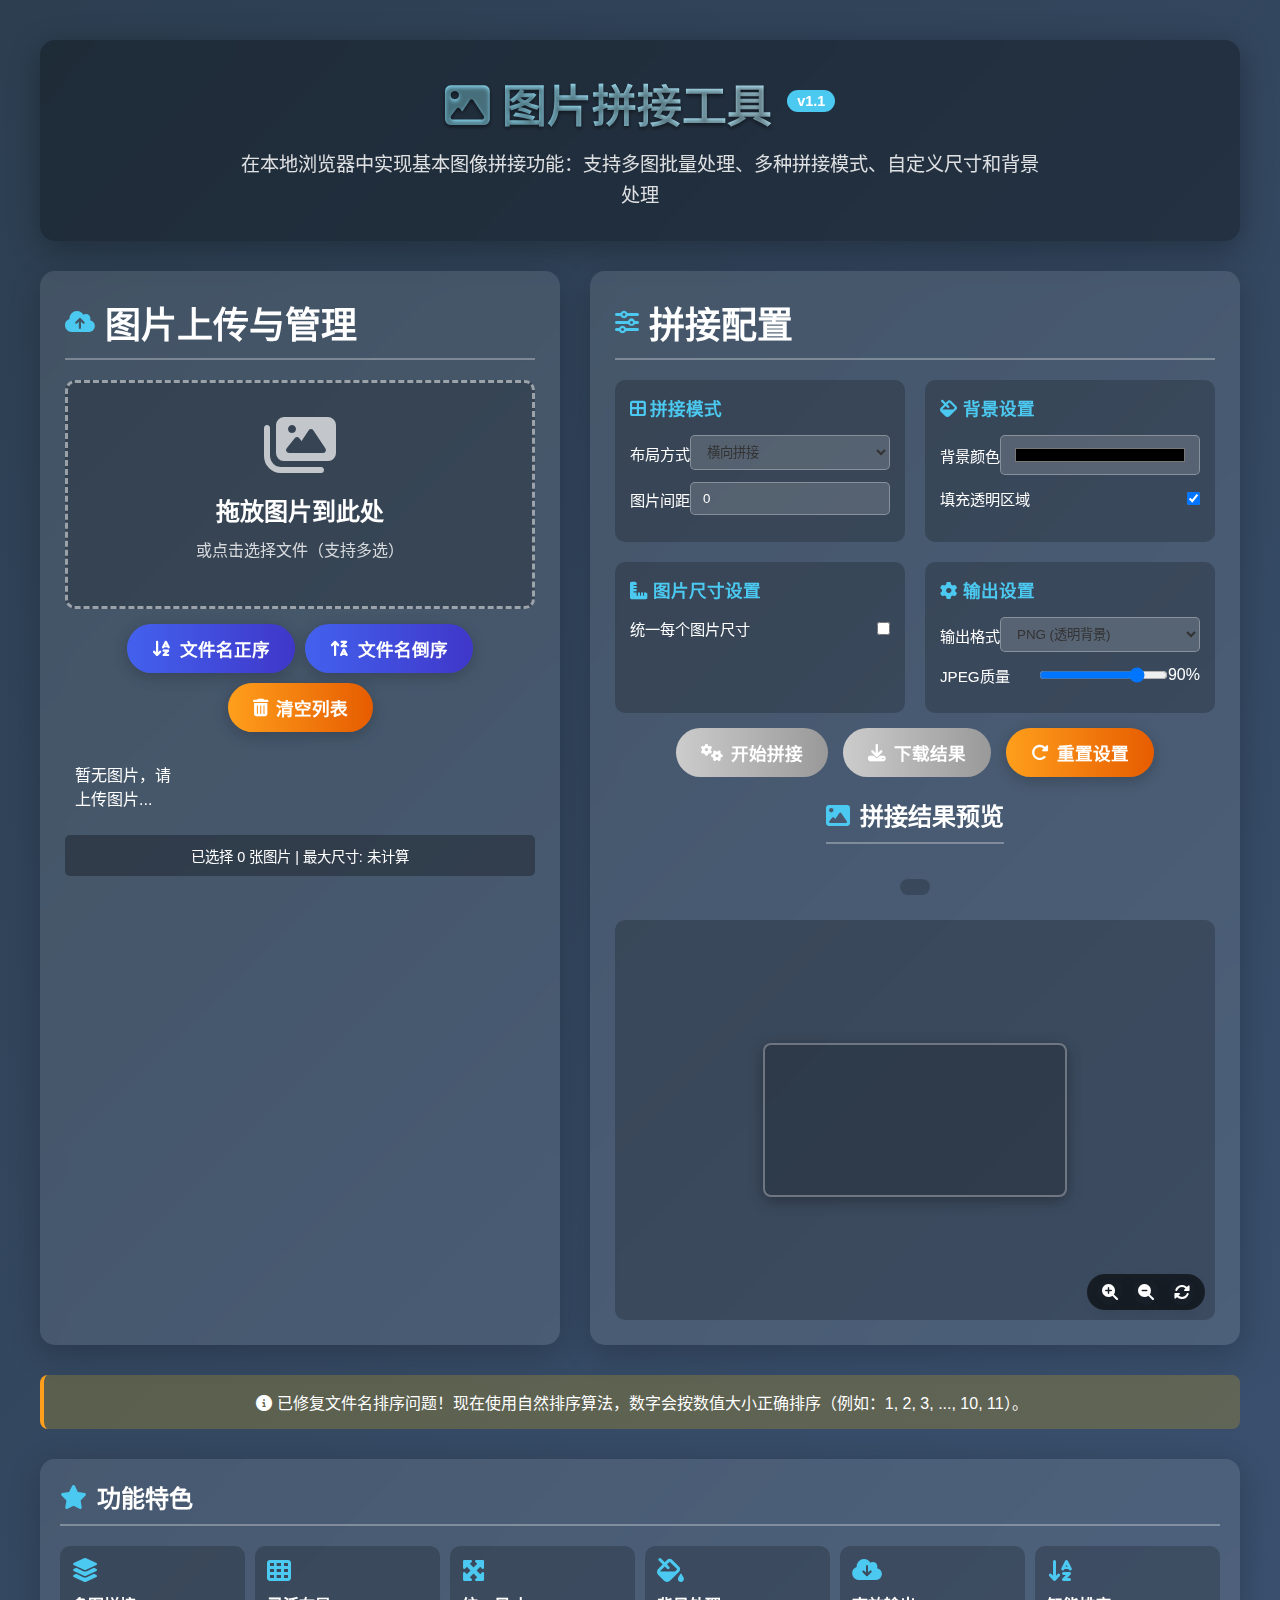
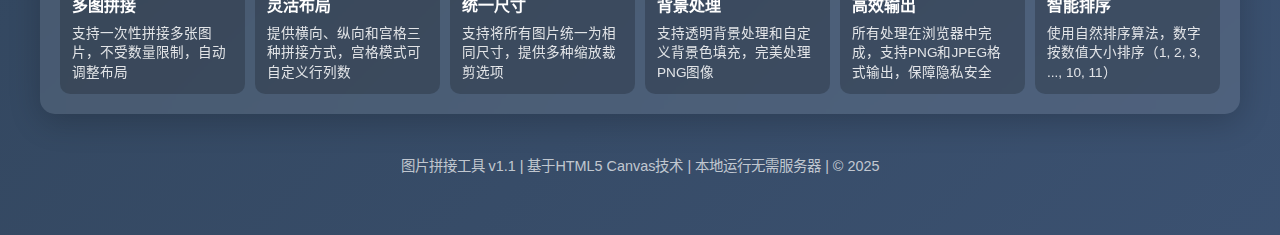
<file: 简易图片拼接工具.html>
<!DOCTYPE html>
<html lang="zh-CN">
<head>
    <meta charset="UTF-8">
    <meta name="viewport" content="width=device-width, initial-scale=1.0">
    <title>图片拼接工具1.1 - 修复拖动功能</title>
    <link rel="stylesheet" href="https://cdnjs.cloudflare.com/ajax/libs/font-awesome/6.4.0/css/all.min.css">
    <style>
        * {
            margin: 0;
            padding: 0;
            box-sizing: border-box;
            font-family: 'Segoe UI', Tahoma, Geneva, Verdana, sans-serif;
        }
        
        :root {
            --primary: #4361ee;
            --secondary: #3f37c9;
            --accent: #4cc9f0;
            --dark: #1d3557;
            --light: #f8f9fa;
            --success: #2ec4b6;
            --danger: #e71d36;
            --warning: #ff9f1c;
        }
        
        body {
            background: linear-gradient(135deg, #2c3e50, #4a6491, #8a9aaf);
            color: white;
            min-height: 100vh;
            padding: 20px;
            background-size: 400% 400%;
            animation: gradientBG 15s ease infinite;
        }
        
        @keyframes gradientBG {
            0% { background-position: 0% 50%; }
            50% { background-position: 100% 50%; }
            100% { background-position: 0% 50%; }
        }
        
        .container {
            max-width: 1400px;
            margin: 0 auto;
            padding: 20px;
        }
        
        header {
            text-align: center;
            padding: 30px 0;
            margin-bottom: 30px;
            background: rgba(0, 0, 0, 0.3);
            border-radius: 15px;
            box-shadow: 0 8px 32px rgba(0, 0, 0, 0.3);
            backdrop-filter: blur(10px);
        }
        
        h1 {
            font-size: 2.8rem;
            margin-bottom: 15px;
            text-shadow: 0 2px 4px rgba(0, 0, 0, 0.5);
            background: linear-gradient(to right, var(--accent), #fff);
            -webkit-background-clip: text;
            background-clip: text;
            color: transparent;
        }
        
        .version-badge {
            display: inline-block;
            background: var(--accent);
            color: white;
            padding: 3px 10px;
            border-radius: 20px;
            font-size: 0.9rem;
            margin-left: 15px;
            vertical-align: super;
            font-weight: bold;
            text-shadow: none;
        }
        
        .subtitle {
            font-size: 1.2rem;
            max-width: 800px;
            margin: 0 auto;
            line-height: 1.6;
            color: rgba(255, 255, 255, 0.85);
        }
        
        .main-content {
            display: grid;
            grid-template-columns: 1fr 1fr;
            gap: 30px;
            margin-bottom: 30px;
        }
        
        @media (max-width: 1100px) {
            .main-content {
                grid-template-columns: 1fr;
            }
        }
        
        .panel {
            background: rgba(255, 255, 255, 0.1);
            backdrop-filter: blur(10px);
            border-radius: 15px;
            padding: 25px;
            box-shadow: 0 8px 32px rgba(0, 0, 0, 0.2);
        }
        
        .panel-title {
            font-size: 1.5rem;
            margin-bottom: 20px;
            padding-bottom: 10px;
            border-bottom: 2px solid rgba(255, 255, 255, 0.3);
            display: flex;
            align-items: center;
            gap: 10px;
        }
        
        .panel-title i {
            color: var(--accent);
        }
        
        .upload-area {
            border: 3px dashed rgba(255, 255, 255, 0.5);
            border-radius: 10px;
            padding: 30px;
            text-align: center;
            cursor: pointer;
            transition: all 0.3s ease;
            background: rgba(0, 0, 0, 0.2);
            position: relative;
        }
        
        .upload-area.drag-over {
            border-color: var(--accent);
            background: rgba(255, 255, 255, 0.25);
            transform: scale(1.02);
        }
        
        .upload-area i {
            font-size: 4rem;
            margin-bottom: 15px;
            color: rgba(255, 255, 255, 0.7);
        }
        
        .upload-area h3 {
            font-size: 1.5rem;
            margin-bottom: 10px;
        }
        
        .upload-area p {
            font-size: 1rem;
            color: rgba(255, 255, 255, 0.8);
            margin-bottom: 15px;
        }
        
        .thumbnail-container {
            display: grid;
            grid-template-columns: repeat(auto-fill, minmax(100px, 1fr));
            gap: 15px;
            margin-top: 20px;
            max-height: 300px;
            overflow-y: auto;
            padding: 10px;
        }
        
        .thumbnail-item {
            position: relative;
            border-radius: 8px;
            overflow: hidden;
            box-shadow: 0 3px 10px rgba(0, 0, 0, 0.3);
            aspect-ratio: 1;
        }
        
        .thumbnail-item img {
            width: 100%;
            height: 100%;
            object-fit: cover;
        }
        
        .thumbnail-name {
            position: absolute;
            bottom: 0;
            left: 0;
            right: 0;
            background: rgba(0, 0, 0, 0.7);
            padding: 3px 5px;
            font-size: 0.7rem;
            text-align: center;
            white-space: nowrap;
            overflow: hidden;
            text-overflow: ellipsis;
        }
        
        .sort-controls {
            display: flex;
            gap: 10px;
            margin-top: 15px;
            justify-content: center;
            flex-wrap: wrap;
        }
        
        .control-grid {
            display: grid;
            grid-template-columns: repeat(auto-fit, minmax(200px, 1fr));
            gap: 20px;
            margin-top: 20px;
        }
        
        .control-group {
            background: rgba(0, 0, 0, 0.2);
            padding: 15px;
            border-radius: 10px;
        }
        
        .control-group h3 {
            margin-bottom: 15px;
            font-size: 1.1rem;
            color: var(--accent);
            white-space: nowrap;
        }
        
        .option-row {
            display: flex;
            align-items: center;
            margin-bottom: 12px;
        }
        
        .option-row label {
            flex: 1;
            font-size: 0.95rem;
            white-space: nowrap;
        }
        
        select, option {
            background: rgba(255, 255, 255, 0.15);
            border: 1px solid rgba(255, 255, 255, 0.3);
            border-radius: 5px;
            padding: 8px 12px;
            color: #333;
            width: 100%;
        }
        
        option {
            background: #f8f9fa;
            color: #333;
        }
        
        input[type="number"], input[type="color"] {
            background: rgba(255, 255, 255, 0.15);
            border: 1px solid rgba(255, 255, 255, 0.3);
            border-radius: 5px;
            padding: 8px 12px;
            color: white;
            width: 100%;
        }
        
        input[type="color"] {
            height: 40px;
            cursor: pointer;
        }
        
        .size-controls {
            display: flex;
            gap: 10px;
            margin-top: 5px;
            align-items: center;
        }
        
        .size-controls input {
            width: 80px;
        }
        
        .lock-btn {
            background: transparent;
            border: none;
            color: var(--accent);
            cursor: pointer;
            font-size: 1.2rem;
            padding: 5px;
            border-radius: 50%;
            transition: all 0.3s;
        }
        
        .lock-btn:hover {
            background: rgba(255, 255, 255, 0.1);
        }
        
        .result-container {
            display: flex;
            flex-direction: column;
            align-items: center;
            margin-top: 20px;
            gap: 15px;
        }
        
        .result-container h3 {
            order: 1;
        }
        
        #previewSize {
            order: 2;
            background: rgba(0, 0, 0, 0.2);
            padding: 8px 15px;
            border-radius: 20px;
            font-size: 0.9rem;
            margin-bottom: 10px;
        }
        
        .result-preview {
            order: 3;
            width: 600px; /* 固定宽度 */
            height: 400px; /* 固定高度 */
            overflow: auto;
            background: rgba(0, 0, 0, 0.2);
            border-radius: 10px;
            display: flex;
            justify-content: center;
            align-items: center;
            padding: 20px;
            position: relative;
        }
        
        canvas {
            max-width: 100%;
            max-height: 100%;
            border: 2px solid rgba(255, 255, 255, 0.3);
            border-radius: 8px;
            background: rgba(0, 0, 0, 0.2);
            box-shadow: 0 4px 15px rgba(0, 0, 0, 0.3);
        }
        
        .preview-controls {
            position: absolute;
            bottom: 10px;
            right: 10px;
            background: rgba(0, 0, 0, 0.6);
            padding: 5px 10px;
            border-radius: 20px;
            display: flex;
            gap: 10px;
            z-index: 10;
        }
        
        .preview-btn {
            background: transparent;
            border: none;
            color: white;
            cursor: pointer;
            font-size: 1rem;
            padding: 5px;
            border-radius: 50%;
            transition: all 0.3s;
        }
        
        .preview-btn:hover {
            background: rgba(255, 255, 255, 0.2);
        }
        
        .action-buttons {
            display: flex;
            justify-content: center;
            gap: 15px;
            margin-top: 15px;
            flex-wrap: wrap;
        }
        
        button {
            padding: 12px 25px;
            font-size: 1.1rem;
            border: none;
            border-radius: 50px;
            background: linear-gradient(to right, var(--primary), var(--secondary));
            color: white;
            cursor: pointer;
            transition: all 0.3s ease;
            font-weight: bold;
            box-shadow: 0 4px 15px rgba(0, 0, 0, 0.2);
            display: flex;
            align-items: center;
            gap: 8px;
        }
        
        button:hover {
            transform: translateY(-3px);
            box-shadow: 0 6px 20px rgba(0, 0, 0, 0.3);
            background: linear-gradient(to right, var(--secondary), var(--primary));
        }
        
        button:active {
            transform: translateY(1px);
        }
        
        button:disabled {
            background: linear-gradient(to right, #cccccc, #999999);
            cursor: not-allowed;
            transform: none;
            box-shadow: none;
        }
        
        .btn-download {
            background: linear-gradient(to right, var(--success), #2ca391);
        }
        
        .btn-download:hover {
            background: linear-gradient(to right, #2ca391, var(--success));
        }
        
        .btn-reset {
            background: linear-gradient(to right, var(--warning), #e65c00);
        }
        
        .btn-reset:hover {
            background: linear-gradient(to right, #e65c00, var(--warning));
        }
        
        .info-section {
            background: rgba(255, 255, 255, 0.1);
            backdrop-filter: blur(10px);
            border-radius: 15px;
            padding: 20px;
            margin-top: 30px;
            box-shadow: 0 8px 32px rgba(0, 0, 0, 0.2);
        }
        
        .features-grid {
            display: grid;
            grid-template-columns: repeat(auto-fit, minmax(150px, 1fr));
            gap: 10px;
            margin-top: 15px;
        }
        
        .feature-card {
            background: rgba(0, 0, 0, 0.2);
            padding: 12px;
            border-radius: 10px;
            transition: transform 0.3s ease;
        }
        
        .feature-card:hover {
            transform: translateY(-3px);
        }
        
        .feature-card i {
            font-size: 1.5rem;
            margin-bottom: 10px;
            color: var(--accent);
        }
        
        .feature-card h3 {
            margin-bottom: 8px;
            font-size: 1rem;
        }
        
        .feature-card p {
            font-size: 0.85rem;
            line-height: 1.4;
            color: rgba(255, 255, 255, 0.85);
        }
        
        footer {
            text-align: center;
            padding: 20px;
            margin-top: 20px;
            font-size: 0.9rem;
            color: rgba(255, 255, 255, 0.7);
        }
        
        .status-bar {
            margin-top: 15px;
            padding: 10px;
            background: rgba(0, 0, 0, 0.3);
            border-radius: 5px;
            text-align: center;
            font-size: 0.9rem;
        }
        
        .notification {
            position: fixed;
            top: 20px;
            right: 20px;
            padding: 15px 25px;
            border-radius: 8px;
            background: var(--success);
            color: white;
            box-shadow: 0 5px 15px rgba(0,0,0,0.2);
            transform: translateX(150%);
            transition: transform 0.3s ease;
            z-index: 1000;
        }
        
        .notification.show {
            transform: translateX(0);
        }
        
        .notification.warning {
            background: var(--warning);
        }
        
        .info-text {
            font-size: 0.85rem;
            color: var(--accent);
            margin-top: 5px;
        }
        
        .fixed-control {
            position: fixed;
            bottom: 20px;
            right: 20px;
            background: rgba(0, 0, 0, 0.6);
            padding: 10px 15px;
            border-radius: 50px;
            backdrop-filter: blur(10px);
            display: flex;
            align-items: center;
            gap: 10px;
            box-shadow: 0 4px 15px rgba(0, 0, 0, 0.3);
            font-size: 0.9rem;
        }
        
        .fixed-control span {
            color: var(--accent);
            font-weight: bold;
        }
        
        .sort-notice {
            background: rgba(255, 193, 7, 0.2);
            border-left: 4px solid var(--warning);
            padding: 10px 15px;
            margin: 15px 0;
            border-radius: 5px;
            font-size: 0.9rem;
        }
        
        .bottom-notice {
            background: rgba(255, 193, 7, 0.2);
            border-left: 4px solid var(--warning);
            padding: 15px;
            margin-top: 20px;
            border-radius: 8px;
            text-align: center;
        }
        
        .drag-overlay {
            position: absolute;
            top: 0;
            left: 0;
            right: 0;
            bottom: 0;
            background: rgba(76, 201, 240, 0.2);
            display: flex;
            align-items: center;
            justify-content: center;
            border-radius: 8px;
            opacity: 0;
            transition: opacity 0.3s ease;
            pointer-events: none;
        }
        
        .upload-area.drag-over .drag-overlay {
            opacity: 1;
        }
        
        .drag-overlay i {
            font-size: 3rem;
            color: white;
        }

        @media (max-width: 768px) {
            .result-preview {
                width: 100%;
                height: 300px;
            }
        }
    </style>
</head>
<body>
    <div class="container">
        <header>
            <h1><i class="fas fa-image"></i> 图片拼接工具<span class="version-badge">v1.1</span></h1>
            <p class="subtitle">在本地浏览器中实现基本图像拼接功能：支持多图批量处理、多种拼接模式、自定义尺寸和背景处理</p>
        </header>
        
        <div class="main-content">
            <div class="panel">
                <div class="panel-title">
                    <i class="fas fa-cloud-upload-alt"></i>
                    <h2>图片上传与管理</h2>
                </div>
                
                <div class="upload-area" id="dropZone">
                    <div class="drag-overlay">
                        <i class="fas fa-cloud-upload-alt"></i>
                    </div>
                    <i class="fas fa-images"></i>
                    <h3>拖放图片到此处</h3>
                    <p>或点击选择文件（支持多选）</p>
                    <input type="file" id="fileInput" accept="image/*" multiple style="display: none;">
                </div>
                
                <div class="sort-controls">
                    <button id="sortAscBtn"><i class="fas fa-sort-alpha-down"></i> 文件名正序</button>
                    <button id="sortDescBtn"><i class="fas fa-sort-alpha-up-alt"></i> 文件名倒序</button>
                    <button id="clearBtn" class="btn-reset"><i class="fas fa-trash-alt"></i> 清空列表</button>
                </div>
                
                <div class="thumbnail-container" id="thumbnailContainer">
                    <div class="empty-notice" id="emptyNotice">
                        <p>暂无图片，请上传图片...</p>
                    </div>
                </div>
                
                <div class="status-bar" id="statusBar">
                    已选择 <span id="imageCount">0</span> 张图片 | 最大尺寸: <span id="maxSize">未计算</span>
                </div>
            </div>
            
            <div class="panel">
                <div class="panel-title">
                    <i class="fas fa-sliders-h"></i>
                    <h2>拼接配置</h2>
                </div>
                
                <div class="control-grid">
                    <div class="control-group">
                        <h3><i class="fas fa-border-all"></i> 拼接模式</h3>
                        <div class="option-row">
                            <label for="layoutMode">布局方式</label>
                            <select id="layoutMode">
                                <option value="horizontal">横向拼接</option>
                                <option value="vertical">纵向拼接</option>
                                <option value="grid">宫格模式</option>
                            </select>
                        </div>
                        
                        <div id="gridControls" style="display: none;">
                            <div class="option-row">
                                <label for="colsPerRow">每行图片数</label>
                                <input type="number" id="colsPerRow" min="1" value="3">
                            </div>
                            <div class="option-row">
                                <label for="rowsPerCol">每列图片数</label>
                                <input type="number" id="rowsPerCol" min="1" value="3">
                            </div>
                        </div>
                        
                        <div class="option-row">
                            <label for="spacing">图片间距</label>
                            <input type="number" id="spacing" min="0" value="0">
                        </div>
                    </div>
                    
                    <div class="control-group">
                        <h3><i class="fas fa-fill"></i> 背景设置</h3>
                        <div class="option-row">
                            <label for="bgColor">背景颜色</label>
                            <input type="color" id="bgColor" value="#000000">
                        </div>
                        <div class="option-row">
                            <label for="fillTransparent">填充透明区域</label>
                            <input type="checkbox" id="fillTransparent" checked>
                        </div>
                        <p class="info-text" id="jpegWarning" style="display: none; color: var(--warning);">
                            <i class="fas fa-exclamation-triangle"></i> JPEG格式不支持透明背景，将使用背景色填充
                        </p>
                    </div>
                    
                    <div class="control-group">
                        <h3><i class="fas fa-ruler-combined"></i> 图片尺寸设置</h3>
                        <div class="option-row">
                            <label for="uniformSize">统一每个图片尺寸</label>
                            <input type="checkbox" id="uniformSize">
                        </div>
                        <div id="sizeControls" style="display: none; margin-top: 10px;">
                            <div class="option-row">
                                <label></label>
                                <div class="size-controls">
                                    <input type="number" id="imgWidth" min="1" value="128" placeholder="宽度">
                                    <span style="margin: 0 5px;"></span>
                                    <input type="number" id="imgHeight" min="1" value="128" placeholder="高度">
                                    <button class="lock-btn" id="lockBtn"><i class="fas fa-lock-open"></i></button>
                                </div>
                            </div>
                            <div class="option-row">
                                <label for="sizeMode">处理方式</label>
                                <select id="sizeMode">
                                    <option value="stretch">拉伸填充</option>
                                    <option value="cover">居中裁剪</option>
                                    <option value="center">仅居中图片</option>
                                </select>
                            </div>
                        </div>
                    </div>
                    
                    <div class="control-group">
                        <h3><i class="fas fa-cog"></i> 输出设置</h3>
                        <div class="option-row">
                            <label for="outputFormat">输出格式</label>
                            <select id="outputFormat">
                                <option value="png">PNG (透明背景)</option>
                                <option value="jpeg">JPEG (高压缩)</option>
                            </select>
                        </div>
                        <div class="option-row">
                            <label for="quality">JPEG质量</label>
                            <input type="range" id="quality" min="50" max="100" value="90">
                            <span id="qualityValue">90%</span>
                        </div>
                    </div>
                </div>
                
                <div class="action-buttons">
                    <button id="processBtn" disabled><i class="fas fa-cogs"></i> 开始拼接</button>
                    <button id="downloadBtn" class="btn-download" disabled><i class="fas fa-download"></i> 下载结果</button>
                    <button id="resetBtn" class="btn-reset"><i class="fas fa-redo-alt"></i> 重置设置</button>
                </div>
                
                <div class="result-container">
                    <h3 class="panel-title"><i class="fas fa-image"></i> 拼接结果预览</h3>
                    <div id="previewSize"></div>
                    <div class="result-preview">
                        <div class="preview-controls">
                            <button class="preview-btn" id="zoomInBtn" title="放大"><i class="fas fa-search-plus"></i></button>
                            <button class="preview-btn" id="zoomOutBtn" title="缩小"><i class="fas fa-search-minus"></i></button>
                            <button class="preview-btn" id="resetZoomBtn" title="重置缩放"><i class="fas fa-sync-alt"></i></button>
                        </div>
                        <canvas id="resultCanvas"></canvas>
                    </div>
                </div>
            </div>
        </div>
        
        <div class="bottom-notice">
            <i class="fas fa-info-circle"></i> 已修复文件名排序问题！现在使用自然排序算法，数字会按数值大小正确排序（例如：1, 2, 3, ..., 10, 11）。
        </div>
        
        <div class="info-section">
            <h2 class="panel-title"><i class="fas fa-star"></i> 功能特色</h2>
            <div class="features-grid">
                <div class="feature-card">
                    <i class="fas fa-layer-group"></i>
                    <h3>多图拼接</h3>
                    <p>支持一次性拼接多张图片，不受数量限制，自动调整布局</p>
                </div>
                <div class="feature-card">
                    <i class="fas fa-th"></i>
                    <h3>灵活布局</h3>
                    <p>提供横向、纵向和宫格三种拼接方式，宫格模式可自定义行列数</p>
                </div>
                <div class="feature-card">
                    <i class="fas fa-expand-arrows-alt"></i>
                    <h3>统一尺寸</h3>
                    <p>支持将所有图片统一为相同尺寸，提供多种缩放裁剪选项</p>
                </div>
                <div class="feature-card">
                    <i class="fas fa-fill-drip"></i>
                    <h3>背景处理</h3>
                    <p>支持透明背景处理和自定义背景色填充，完美处理PNG图像</p>
                </div>
                <div class="feature-card">
                    <i class="fas fa-cloud-download-alt"></i>
                    <h3>高效输出</h3>
                    <p>所有处理在浏览器中完成，支持PNG和JPEG格式输出，保障隐私安全</p>
                </div>
                <div class="feature-card">
                    <i class="fas fa-sort-alpha-down"></i>
                    <h3>智能排序</h3>
                    <p>使用自然排序算法，数字按数值大小排序（1, 2, 3, ..., 10, 11）</p>
                </div>
            </div>
        </div>
        
        <footer>
            <p>图片拼接工具 v1.1 | 基于HTML5 Canvas技术 | 本地运行无需服务器 | © 2025</p>
        </footer>
    </div>

    <div class="notification" id="notification">操作成功！</div>

    <script>
        document.addEventListener('DOMContentLoaded', function() {
            // DOM元素
            const fileInput = document.getElementById('fileInput');
            const dropZone = document.getElementById('dropZone');
            const thumbnailContainer = document.getElementById('thumbnailContainer');
            const emptyNotice = document.getElementById('emptyNotice');
            const imageCount = document.getElementById('imageCount');
            const maxSize = document.getElementById('maxSize');
            const sortAscBtn = document.getElementById('sortAscBtn');
            const sortDescBtn = document.getElementById('sortDescBtn');
            const clearBtn = document.getElementById('clearBtn');
            const layoutMode = document.getElementById('layoutMode');
            const gridControls = document.getElementById('gridControls');
            const processBtn = document.getElementById('processBtn');
            const downloadBtn = document.getElementById('downloadBtn');
            const resetBtn = document.getElementById('resetBtn');
            const canvas = document.getElementById('resultCanvas');
            const ctx = canvas.getContext('2d');
            const notification = document.getElementById('notification');
            const jpegWarning = document.getElementById('jpegWarning');
            const uniformSize = document.getElementById('uniformSize');
            const sizeControls = document.getElementById('sizeControls');
            const outputFormat = document.getElementById('outputFormat');
            const qualitySlider = document.getElementById('quality');
            const qualityValue = document.getElementById('qualityValue');
            const previewSize = document.getElementById('previewSize');
            const lockBtn = document.getElementById('lockBtn');
            const zoomInBtn = document.getElementById('zoomInBtn');
            const zoomOutBtn = document.getElementById('zoomOutBtn');
            const resetZoomBtn = document.getElementById('resetZoomBtn');
            
            // 全局变量
            let images = [];
            let sortedImages = [];
            let lockAspectRatio = false;
            let processedCanvas = null;
            let currentSortMethod = 'natural'; // 当前排序方法
            let zoomLevel = 1; // 预览缩放级别
            let canvasWidth = 0; // 实际画布宽度
            let canvasHeight = 0; // 实际画布高度
            
            // 初始化
            function init() {
                // 点击上传区域触发文件选择
                dropZone.addEventListener('click', () => fileInput.click());
                fileInput.addEventListener('change', handleFileSelect);
                setupDragAndDrop();
                setupEventListeners();
                updateImageCount();
                
                // 初始化锁定按钮状态为解锁
                lockBtn.innerHTML = '<i class="fas fa-lock-open"></i>';
                lockAspectRatio = false;
            }
            
            // 设置拖放功能
            function setupDragAndDrop() {
                ['dragenter', 'dragover', 'dragleave', 'drop'].forEach(eventName => {
                    dropZone.addEventListener(eventName, preventDefaults, false);
                });
                
                ['dragenter', 'dragover'].forEach(eventName => {
                    dropZone.addEventListener(eventName, highlight, false);
                });
                
                ['dragleave', 'drop'].forEach(eventName => {
                    dropZone.addEventListener(eventName, unhighlight, false);
                });
                
                dropZone.addEventListener('drop', handleDrop, false);
            }
            
            function preventDefaults(e) {
                e.preventDefault();
                e.stopPropagation();
            }
            
            function highlight(e) {
                dropZone.classList.add('drag-over');
            }
            
            function unhighlight(e) {
                dropZone.classList.remove('drag-over');
            }
            
            function handleDrop(e) {
                const dt = e.dataTransfer;
                const files = dt.files;
                handleFiles(files);
            }
            
            function handleFileSelect(e) {
                const files = e.target.files;
                handleFiles(files);
            }
            
            // 处理上传的文件
            function handleFiles(files) {
                if (!files.length) return;
                
                for (let i = 0; i < files.length; i++) {
                    const file = files[i];
                    if (!file.type.match('image.*')) continue;
                    
                    const reader = new FileReader();
                    reader.onload = function(e) {
                        const img = new Image();
                        img.onload = function() {
                            images.push({
                                name: file.name,
                                file: file,
                                img: img,
                                width: img.width,
                                height: img.height,
                                processed: false
                            });
                            updateThumbnails();
                            updateImageCount();
                            
                            if (images.length > 0) {
                                processBtn.disabled = false;
                                emptyNotice.style.display = 'none';
                            }
                        };
                        img.src = e.target.result;
                    };
                    reader.readAsDataURL(file);
                }
                
                showNotification(`成功添加 ${files.length} 张图片`);
            }
            
            // 更新缩略图显示
            function updateThumbnails() {
                thumbnailContainer.innerHTML = '';
                
                if (images.length === 0) {
                    thumbnailContainer.innerHTML = '<div class="empty-notice" id="emptyNotice"><p>暂无图片，请上传图片...</p></div>';
                    return;
                }
                
                // 默认使用当前排序方法
                applyCurrentSortMethod();
                
                sortedImages.forEach((image, index) => {
                    const thumbnail = document.createElement('div');
                    thumbnail.className = 'thumbnail-item';
                    
                    const img = document.createElement('img');
                    img.src = image.img.src;
                    img.alt = image.name;
                    
                    const name = document.createElement('div');
                    name.className = 'thumbnail-name';
                    name.textContent = image.name;
                    
                    thumbnail.appendChild(img);
                    thumbnail.appendChild(name);
                    thumbnailContainer.appendChild(thumbnail);
                });
            }
            
            // 自然排序算法修复
            function naturalCompare(a, b, ascending = true) {
                // 分割字符串为数字和非数字部分
                const regEx = /(\d+)/g;
                const aParts = a.toLowerCase().split(regEx);
                const bParts = b.toLowerCase().split(regEx);
                
                for (let i = 0; i < Math.min(aParts.length, bParts.length); i++) {
                    let aPart = aParts[i];
                    let bPart = bParts[i];
                    
                    // 如果部分相同，继续下一部分
                    if (aPart === bPart) continue;
                    
                    // 检查是否是数字
                    let aIsNum = !isNaN(aPart);
                    let bIsNum = !isNaN(bPart);
                    
                    // 如果都是数字，按数值比较
                    if (aIsNum && bIsNum) {
                        return ascending 
                            ? parseInt(aPart) - parseInt(bPart) 
                            : parseInt(bPart) - parseInt(aPart);
                    } else if (aIsNum !== bIsNum) {
                        // 一个数字一个非数字，数字优先
                        return ascending 
                            ? (aIsNum ? -1 : 1) 
                            : (aIsNum ? 1 : -1);
                    } else {
                        // 都是非数字，按字符串比较
                        return ascending 
                            ? aPart.localeCompare(bPart) 
                            : bPart.localeCompare(aPart);
                    }
                }
                
                // 如果循环结束都没有决定顺序，则按长度
                return ascending 
                    ? aParts.length - bParts.length 
                    : bParts.length - aParts.length;
            }
            
            // 应用当前排序方法
            function applyCurrentSortMethod() {
                if (currentSortMethod === 'natural') {
                    // 自然排序（默认）
                    sortedImages = [...images].sort((a, b) => {
                        return naturalCompare(a.name, b.name, true);
                    });
                } else if (currentSortMethod === 'asc') {
                    // 正序排序（自然排序）
                    sortedImages = [...images].sort((a, b) => {
                        return naturalCompare(a.name, b.name, true);
                    });
                } else if (currentSortMethod === 'desc') {
                    // 倒序排序（自然排序）
                    sortedImages = [...images].sort((a, b) => {
                        return naturalCompare(a.name, b.name, false);
                    });
                }
            }
            
            // 更新图片计数
            function updateImageCount() {
                imageCount.textContent = images.length;
                
                if (images.length > 0) {
                    const maxWidth = Math.max(...images.map(img => img.width));
                    const maxHeight = Math.max(...images.map(img => img.height));
                    maxSize.textContent = `${maxWidth}×${maxHeight} 像素`;
                } else {
                    maxSize.textContent = '未计算';
                    emptyNotice.style.display = 'block';
                }
            }
            
            // 显示通知
            function showNotification(message, isWarning = false) {
                notification.textContent = message;
                notification.className = isWarning ? 'notification warning' : 'notification';
                notification.classList.add('show');
                
                setTimeout(() => {
                    notification.classList.remove('show');
                    if (isWarning) {
                        notification.classList.remove('warning');
                    }
                }, 3000);
            }
            
            // 调整预览缩放
            function adjustPreviewZoom() {
                if (!canvasWidth || !canvasHeight) return;
                
                const previewContainer = document.querySelector('.result-preview');
                const containerWidth = previewContainer.clientWidth - 40; // 减去padding
                const containerHeight = previewContainer.clientHeight - 40;
                
                // 计算初始缩放比例，使整个图片可见
                const scaleX = containerWidth / canvasWidth;
                const scaleY = containerHeight / canvasHeight;
                const initialScale = Math.min(scaleX, scaleY, 1);
                
                // 应用缩放
                canvas.style.width = (canvasWidth * initialScale * zoomLevel) + 'px';
                canvas.style.height = (canvasHeight * initialScale * zoomLevel) + 'px';
            }
            
            // 处理图片拼接
            function processImages() {
                if (images.length === 0) {
                    showNotification('请先上传图片', true);
                    return;
                }
                
                try {
                    const layout = layoutMode.value;
                    const spacing = parseInt(document.getElementById('spacing').value) || 0;
                    const bgColor = document.getElementById('bgColor').value;
                    const fillTransparent = document.getElementById('fillTransparent').checked;
                    const useUniformSize = uniformSize.checked;
                    const sizeMode = document.getElementById('sizeMode').value;
                    
                    // 统一尺寸
                    let uniformWidth = 0;
                    let uniformHeight = 0;
                    if (useUniformSize) {
                        uniformWidth = parseInt(imgWidth.value) || 128;
                        uniformHeight = parseInt(imgHeight.value) || 128;
                    }
                    
                    // 计算画布大小
                    canvasWidth = 0;
                    canvasHeight = 0;
                    let rows = 1;
                    let cols = 1;
                    
                    if (layout === 'grid') {
                        rows = parseInt(document.getElementById('rowsPerCol').value) || 3;
                        cols = parseInt(document.getElementById('colsPerRow').value) || 3;
                        
                        // 计算网格所需行列数
                        const totalImages = sortedImages.length;
                        rows = Math.ceil(totalImages / cols);
                        
                        canvasWidth = cols * (useUniformSize ? uniformWidth : Math.max(...sortedImages.map(img => img.width))) + (cols - 1) * spacing;
                        canvasHeight = rows * (useUniformSize ? uniformHeight : Math.max(...sortedImages.map(img => img.height))) + (rows - 1) * spacing;
                    } else if (layout === 'horizontal') {
                        canvasWidth = sortedImages.reduce((sum, img) => {
                            return sum + (useUniformSize ? uniformWidth : img.width);
                        }, 0) + spacing * (sortedImages.length - 1);
                        canvasHeight = Math.max(...sortedImages.map(img => useUniformSize ? uniformHeight : img.height));
                    } else { // vertical
                        canvasHeight = sortedImages.reduce((sum, img) => {
                            return sum + (useUniformSize ? uniformHeight : img.height);
                        }, 0) + spacing * (sortedImages.length - 1);
                        canvasWidth = Math.max(...sortedImages.map(img => useUniformSize ? uniformWidth : img.width));
                    }
                    
                    // 设置画布尺寸
                    canvas.width = canvasWidth;
                    canvas.height = canvasHeight;
                    
                    // 清除画布
                    ctx.clearRect(0, 0, canvas.width, canvas.height);
                    
                    // 绘制背景 - 修复填充透明区域选项
                    if (outputFormat.value === 'jpeg' || (outputFormat.value === 'png' && fillTransparent)) {
                        ctx.fillStyle = bgColor;
                        ctx.fillRect(0, 0, canvas.width, canvas.height);
                    }
                    
                    // 绘制图片
                    let x = 0, y = 0;
                    
                    for (let i =  0; i < sortedImages.length; i++) {
                        const img = sortedImages[i].img;
                        
                        // 当前图片尺寸
                        let imgWidth = img.width;
                        let imgHeight = img.height;
                        
                        // 如果统一尺寸，调整图片尺寸
                        if (useUniformSize) {
                            imgWidth = uniformWidth;
                            imgHeight = uniformHeight;
                        }
                        
                        // 计算位置
                        let drawX = x;
                        let drawY = y;
                        
                        // 仅当布局是水平或垂直且尺寸不统一时需要居中
                        if (!useUniformSize) {
                            if (layout === 'horizontal') {
                                drawY = (canvasHeight - imgHeight) / 2;
                            } else if (layout === 'vertical') {
                                drawX = (canvasWidth - imgWidth) / 2;
                            }
                        }
                        
                        // 处理方式
                        if (sizeMode === 'stretch') {
                            // 拉伸填充
                            if (useUniformSize) {
                                ctx.drawImage(img, drawX, drawY, imgWidth, imgHeight);
                            } else {
                                ctx.drawImage(img, drawX, drawY);
                            }
                        } else if (sizeMode === 'cover') {
                            // 居中裁剪
                            if (useUniformSize) {
                                const scale = Math.max(imgWidth / img.width, imgHeight / img.height);
                                const newWidth = img.width * scale;
                                const newHeight = img.height * scale;
                                const offsetX = (imgWidth - newWidth) / 2;
                                const offsetY = (imgHeight - newHeight) / 2;
                                
                                ctx.drawImage(img, 
                                    drawX + offsetX, drawY + offsetY, 
                                    newWidth, newHeight
                                );
                            } else {
                                // 当不统一尺寸时，只在sizeMode为cover时居中裁剪
                                const targetWidth = imgWidth;
                                const targetHeight = imgHeight;
                                const scale = Math.max(targetWidth / img.width, targetHeight / img.height);
                                const newWidth = img.width * scale;
                                const newHeight = img.height * scale;
                                const offsetX = (targetWidth - newWidth) / 2;
                                const offsetY = (targetHeight - newHeight) / 2;
                                
                                ctx.drawImage(img, 
                                    drawX + offsetX, drawY + offsetY, 
                                    newWidth, newHeight
                                );
                            }
                        } else {
                            // 仅居中图片
                            if (useUniformSize) {
                                // 仅居中图片
                                const offsetX = (imgWidth - img.width) / 2;
                                const offsetY = (imgHeight - img.height) / 2;
                                
                                // 透明区域填充只应用于统一尺寸的透明区域，不影响图片本身
                                if (fillTransparent) {
                                    ctx.fillStyle = bgColor;
                                    ctx.fillRect(drawX, drawY, imgWidth, imgHeight);
                                }
                                
                                ctx.drawImage(img, 
                                    drawX + offsetX, drawY + offsetY, 
                                    img.width, img.height
                                );
                            } else {
                                // 不统一尺寸且仅居中图片
                                drawX = (canvasWidth - img.width) / 2;
                                drawY = (canvasHeight - img.height) / 2;
                                ctx.drawImage(img, drawX, drawY);
                            }
                        }
                        
                        // 移动到下一个位置
                        if (layout === 'grid') {
                            if ((i + 1) % cols === 0) {
                                x = 0;
                                y += imgHeight + spacing;
                            } else {
                                x += imgWidth + spacing;
                            }
                        } else if (layout === 'horizontal') {
                            x += imgWidth + spacing;
                        } else {
                            y += imgHeight + spacing;
                        }
                    }
                    
                    processedCanvas = canvas;
                    downloadBtn.disabled = false;
                    
                    // 更新总尺寸提示
                    previewSize.textContent = `总尺寸: ${canvasWidth} × ${canvasHeight} 像素`;
                    previewSize.style.display = 'block';
                    
                    // 重置缩放并调整预览
                    zoomLevel = 1;
                    adjustPreviewZoom();
                    
                    showNotification('图片拼接完成！');
                } catch (error) {
                    console.error('处理图片时出错:', error);
                    showNotification(`处理失败: ${error.message}`, true);
                }
            }
            
            // 下载图片
            function downloadImage() {
                if (!processedCanvas) {
                    showNotification('请先处理图片', true);
                    return;
                }
                
                try {
                    const format = outputFormat.value;
                    const filename = `拼接结果.${format}`;
                    const quality = format === 'jpeg' ? parseInt(document.getElementById('quality').value) / 100 : 1;
                    
                    const dataURL = processedCanvas.toDataURL(`image/${format}`, quality);
                    const link = document.createElement('a');
                    link.download = filename;
                    link.href = dataURL;
                    link.click();
                    
                    showNotification('图片下载成功！');
                } catch (error) {
                    console.error('下载图片时出错:', error);
                    showNotification(`下载失败: ${error.message}`, true);
                }
            }
            
            // 设置事件监听器
            function setupEventListeners() {
                // 排序按钮
                sortAscBtn.addEventListener('click', () => {
                    currentSortMethod = 'asc';
                    sortedImages = [...images].sort((a, b) => naturalCompare(a.name, b.name, true));
                    updateThumbnails();
                    showNotification('已按文件名正序排序（自然排序）');
                });
                
                sortDescBtn.addEventListener('click', () => {
                    currentSortMethod = 'desc';
                    sortedImages = [...images].sort((a, b) => naturalCompare(a.name, b.name, false));
                    updateThumbnails();
                    showNotification('已按文件名倒序排序（自然排序）');
                });
                
                // 清空按钮
                clearBtn.addEventListener('click', () => {
                    images = [];
                    sortedImages = [];
                    updateThumbnails();
                    updateImageCount();
                    processBtn.disabled = true;
                    downloadBtn.disabled = true;
                    canvas.width = 0;
                    canvas.height = 0;
                    previewSize.textContent = '';
                    showNotification('已清空所有图片');
                });
                
                // 布局模式切换
                layoutMode.addEventListener('change', () => {
                    if (layoutMode.value === 'grid') {
                        gridControls.style.display = 'block';
                    } else {
                        gridControls.style.display = 'none';
                    }
                });
                
                // 统一尺寸切换
                uniformSize.addEventListener('change', () => {
                    sizeControls.style.display = uniformSize.checked ? 'block' : 'none';
                });
                
                // 输出格式变化
                outputFormat.addEventListener('change', () => {
                    if (outputFormat.value === 'jpeg') {
                        jpegWarning.style.display = 'block';
                        document.getElementById('fillTransparent').checked = true;
                        document.getElementById('fillTransparent').disabled = true;
                    } else {
                        jpegWarning.style.display = 'none';
                        document.getElementById('fillTransparent').disabled = false;
                    }
                });
                
                // 处理按钮
                processBtn.addEventListener('click', processImages);
                
                // 下载按钮
                downloadBtn.addEventListener('click', downloadImage);
                
                // 重置按钮
                resetBtn.addEventListener('click', () => {
                    document.getElementById('layoutMode').value = 'horizontal';
                    document.getElementById('spacing').value = '0';
                    document.getElementById('bgColor').value = '#000000';
                    document.getElementById('fillTransparent').checked = true;
                    document.getElementById('uniformSize').checked = false;
                    document.getElementById('sizeMode').value = 'stretch';
                    document.getElementById('outputFormat').value = 'png';
                    document.getElementById('quality').value = '90';
                    document.getElementById('qualityValue').textContent = '90%';
                    document.getElementById('fillTransparent').disabled = false;
                    
                    gridControls.style.display = 'none';
                    sizeControls.style.display = 'none';
                    jpegWarning.style.display = 'none';
                    previewSize.textContent = '';
                    
                    canvas.width = 0;
                    canvas.height = 0;
                    showNotification('设置已重置');
                });
                
                // 锁定按钮
                lockBtn.addEventListener('click', () => {
                    lockAspectRatio = !lockAspectRatio;
                    lockBtn.innerHTML = lockAspectRatio 
                        ? '<i class="fas fa-lock"></i>' 
                        : '<i class="fas fa-lock-open"></i>';
                    
                    if (lockAspectRatio) {
                        imgHeight.value = imgWidth.value;
                    }
                });
                
                // 宽度变化同步高度
                imgWidth.addEventListener('input', () => {
                    if (lockAspectRatio) {
                        imgHeight.value = imgWidth.value;
                    }
                });
                
                // 高度变化同步宽度
                imgHeight.addEventListener('input', () => {
                    if (lockAspectRatio) {
                        imgWidth.value = imgHeight.value;
                    }
                });
                
                // 缩放按钮
                zoomInBtn.addEventListener('click', () => {
                    zoomLevel *= 1.2;
                    adjustPreviewZoom();
                });
                
                zoomOutBtn.addEventListener('click', () => {
                    zoomLevel /= 1.2;
                    adjustPreviewZoom();
                });
                
                resetZoomBtn.addEventListener('click', () => {
                    zoomLevel = 1;
                    adjustPreviewZoom();
                });
                
                // 窗口大小变化时调整预览
                window.addEventListener('resize', () => {
                    if (processedCanvas) {
                        adjustPreviewZoom();
                    }
                });
            }
            
            init();
        });
    </script>
</body>
</html>
</file>
<file: 收藏夹.css>
* {
        margin: 0;
        padding: 0;
        box-sizing: border-box;
        font-family: 'Segoe UI', system-ui, -apple-system, sans-serif;
    }
    
    :root {
        --primary: #6366f1;
        --primary-light: #e0e7ff;
        --secondary: #64748b;
        --light: #f8fafc;
        --dark: #1e293b;
        --border: #e2e8f0;
        --shadow: 0 10px 15px -3px rgba(0, 0, 0, 0.1), 0 4px 6px -2px rgba(0, 0, 0, 0.05);
        --transition: all 0.3s cubic-bezier(0.4, 0, 0.2, 1);
        --card-bg: rgba(255, 255, 255, 0.8);
        --header-bg: linear-gradient(135deg, #6366f1 0%, #8b5cf6 100%);
    }
    
    body {
        background: linear-gradient(135deg, #f1f5f9 0%, #e2e8f0 100%);
        color: #334155;
        line-height: 1.6;
        padding: 20px;
        min-height: 100vh;
    }
    
    .container {
        max-width: 1400px;
        margin: 0 auto;
    }
    
    header {
        text-align: center;
        padding: 50px 30px;
        margin-bottom: 50px;
        background: var(--header-bg);
        color: white;
        border-radius: 16px;
        backdrop-filter: blur(10px);
        box-shadow: var(--shadow);
        position: relative;
        overflow: hidden;
    }
    
    header::before {
        content: '';
        position: absolute;
        top: -50%;
        left: -50%;
        width: 200%;
        height: 200%;
        background: radial-gradient(circle, rgba(255,255,255,0.1) 0%, rgba(255,255,255,0) 60%);
        transform: rotate(30deg);
    }
    
    header h1 {
        font-size: 3rem;
        margin-bottom: 15px;
        font-weight: 700;
        text-shadow: 0 2px 4px rgba(0,0,0,0.1);
    }
    
    header p {
        font-size: 1.25rem;
        opacity: 0.9;
        max-width: 700px;
        margin: 0 auto;
        font-weight: 300;
    }
    
    .section {
        margin-bottom: 60px;
    }
    
    .section-title {
        display: flex;
        align-items: center;
        gap: 15px;
        font-size: 2rem;
        margin-bottom: 35px;
        color: var(--dark);
        padding-bottom: 15px;
        border-bottom: 2px solid var(--primary-light);
        font-weight: 600;
    }
    
    .link-grid {
        display: grid;
        grid-template-columns: repeat(auto-fill, minmax(340px, 1fr));
        gap: 25px;
    }
    
    .link-card {
        background: var(--card-bg);
        border-radius: 16px;
        overflow: hidden;
        box-shadow: var(--shadow);
        transition: var(--transition);
        height: 100%;
        border: 1px solid rgba(255, 255, 255, 0.5);
        backdrop-filter: blur(10px);
    }
    
    .link-card:hover {
        transform: translateY(-8px) scale(1.02);
        box-shadow: 0 25px 50px -12px rgba(0, 0, 0, 0.25);
    }
    
    .link-card a {
        display: flex;
        padding: 30px;
        text-decoration: none;
        color: inherit;
        height: 100%;
        transition: var(--transition);
    }
    
    .link-card a:hover {
        background: rgba(99, 102, 241, 0.03);
    }
    
    .link-icon {
        font-size: 2.8rem;
        margin-right: 22px;
        color: var(--primary);
        flex-shrink: 0;
        transition: var(--transition);
    }
    
    .link-card:hover .link-icon {
        transform: scale(1.2);
        color: #8b5cf6;
    }
    
    .link-content h3 {
        font-size: 1.4rem;
        margin-bottom: 12px;
        color: var(--dark);
        font-weight: 600;
    }
    
    .link-content p {
        color: var(--secondary);
        font-size: 1rem;
        line-height: 1.6;
    }
    
    footer {
        text-align: center;
        padding: 40px 0 20px;
        color: var(--secondary);
        font-size: 0.95rem;
    }
    
    @media (max-width: 768px) {
        .link-grid {
            grid-template-columns: 1fr;
        }
        
        header h1 {
            font-size: 2.2rem;
        }
        
        .section-title {
            font-size: 1.8rem;
        }
        
        .link-card a {
            flex-direction: column;
            text-align: center;
        }
        
        .link-icon {
            margin-right: 0;
            margin-bottom: 15px;
        }
    }
</file>
<file: 编辑器.css>
:root {
            --primary: #4a6cf7;
            --primary-light: #eef2ff;
            --secondary: #6c757d;
            --success: #28a745;
            --info: #17a2b8;
            --warning: #ffc107;
            --danger: #dc3545;
            --light: #f8f9fa;
            --dark: #343a40;
            --border: #dee2e6;
            --shadow: 0 4px 6px rgba(0,0,0,0.1);
            --transition: all 0.3s ease;
        }
        
        * {
            margin: 0;
            padding: 0;
            box-sizing: border-box;
            font-family: 'Segoe UI', system-ui, -apple-system, sans-serif;
        }
        
        body {
            background: linear-gradient(135deg, #f5f7fa 0%, #e4edf5 100%);
            color: #333;
            line-height: 1.6;
            padding: 20px;
            min-height: 100vh;
        }
        
        .container {
            max-width: 1600px;
            margin: 0 auto;
            background: white;
            border-radius: 12px;
            box-shadow: var(--shadow);
            overflow: hidden;
        }
        
        /* 头部样式 */
        .header {
            background: linear-gradient(120deg, var(--primary) 0%, #657ef8 100%);
            color: white;
            padding: 30px 20px;
            text-align: center;
        }
        
        .header h1 {
            font-size: 2.5rem;
            margin-bottom: 10px;
        }
        
        .header p {
            font-size: 1.1rem;
            opacity: 0.9;
            max-width: 800px;
            margin: 0 auto;
        }
        
        /* 主编辑区 */
        .editor-container {
            display: grid;
            grid-template-columns: 1fr 1fr;
            gap: 25px;
            padding: 25px;
        }
        
        @media (max-width: 1200px) {
            .editor-container {
                grid-template-columns: 1fr;
            }
        }
        
        /* 预览面板 */
        .preview-panel {
            background: white;
            border-radius: 10px;
            padding: 20px;
            box-shadow: var(--shadow);
            height: fit-content;
            max-height: 85vh;
            overflow: auto;
        }
        
        .preview-panel h2 {
            display: flex;
            align-items: center;
            gap: 10px;
            margin-bottom: 20px;
            padding-bottom: 15px;
            border-bottom: 1px solid var(--border);
            color: var(--dark);
        }
        
        /* 编辑面板 */
        .edit-panel {
            display: flex;
            flex-direction: column;
            gap: 25px;
        }
        
        /* 区域编辑器 */
        .section-editor {
            background: white;
            border-radius: 10px;
            padding: 20px;
            box-shadow: var(--shadow);
        }
        
        .section-header {
            display: flex;
            justify-content: space-between;
            align-items: center;
            margin-bottom: 20px;
        }
        
        .section-header h3 {
            display: flex;
            align-items: center;
            gap: 10px;
            color: var(--dark);
        }
        
        .section-controls {
            display: flex;
            gap: 12px;
        }
        
        /* 按钮样式 */
        button {
            padding: 10px 18px;
            background: var(--primary);
            color: white;
            border: none;
            border-radius: 6px;
            cursor: pointer;
            font-weight: 500;
            transition: var(--transition);
            font-size: 14px;
            display: inline-flex;
            align-items: center;
            gap: 8px;
        }
        
        button:hover {
            background: #3451b2;
            transform: translateY(-2px);
            box-shadow: 0 4px 8px rgba(0,0,0,0.15);
        }
        
        .btn-outline {
            background: transparent;
            border: 1px solid var(--primary);
            color: var(--primary);
        }
        
        .btn-outline:hover {
            background: var(--primary-light);
        }
        
        .btn-danger {
            background: var(--danger);
        }
        
        .btn-danger:hover {
            background: #c0392b;
        }
        
        .btn-success {
            background: var(--success);
        }
        
        .btn-success:hover {
            background: #27ae60;
        }
        
        .btn-info {
            background: var(--info);
        }
        
        .btn-info:hover {
            background: #2980b9;
        }
        
        /* 表单样式 */
        .form-group {
            margin-bottom: 20px;
        }
        
        .form-group label {
            display: block;
            margin-bottom: 8px;
            font-weight: 500;
            color: var(--dark);
        }
        
        input, textarea, select {
            width: 100%;
            padding: 12px 15px;
            border: 1px solid var(--border);
            border-radius: 8px;
            font-size: 15px;
            transition: var(--transition);
        }
        
        input:focus, textarea:focus, select:focus {
            border-color: var(--primary);
            box-shadow: 0 0 0 3px rgba(74, 108, 247, 0.15);
            outline: none;
        }
        
        .form-row {
            display: grid;
            grid-template-columns: 1fr 1fr;
            gap: 15px;
        }
        
        /* 按钮列表 */
        .button-list {
            display: flex;
            flex-direction: column;
            gap: 20px;
            margin-top: 20px;
            max-height: 50vh;
            overflow-y: auto;
            padding-right: 10px;
        }
        
        .button-item {
            background: var(--light);
            border-radius: 10px;
            padding: 20px;
            border: 1px solid var(--border);
            transition: var(--transition);
        }
        
        .button-item:hover {
            transform: translateY(-3px);
            box-shadow: 0 6px 12px rgba(0,0,0,0.08);
        }
        
        .button-header {
            display: flex;
            justify-content: space-between;
            margin-bottom: 15px;
        }
        
        .button-actions {
            display: flex;
            gap: 10px;
        }
        
        /* 输出区域 */
        .output-container {
            background: white;
            border-radius: 10px;
            padding: 25px;
            box-shadow: var(--shadow);
            margin-top: 25px;
        }
        
        .output-header {
            display: flex;
            justify-content: space-between;
            align-items: center;
            margin-bottom: 20px;
        }
        
        #htmlOutput {
            width: 100%;
            height: 250px;
            padding: 15px;
            border: 1px solid var(--border);
            border-radius: 8px;
            background: #f8f9fa;
            font-family: 'Courier New', monospace;
            font-size: 14px;
            line-height: 1.5;
            resize: vertical;
            white-space: pre;
            overflow: auto;
        }
        
        .btn-group {
            display: flex;
            gap: 15px;
            margin-top: 20px;
            flex-wrap: wrap;
        }
        
        /* 收藏夹预览样式 */
        .favorites-container {
            padding: 20px;
        }
        
        .section {
            margin-bottom: 40px;
        }
        
        .section-title {
            display: flex;
            align-items: center;
            gap: 12px;
            font-size: 1.8rem;
            margin-bottom: 25px;
            color: var(--dark);
            padding-bottom: 15px;
            border-bottom: 2px solid var(--primary-light);
        }
        
        .link-grid {
            display: grid;
            grid-template-columns: repeat(auto-fill, minmax(300px, 1fr));
            gap: 25px;
        }
        
        .link-card {
            background: white;
            border-radius: 12px;
            overflow: hidden;
            box-shadow: 0 5px 15px rgba(0,0,0,0.08);
            transition: var(--transition);
            height: 100%;
        }
        
        .link-card:hover {
            transform: translateY(-5px);
            box-shadow: 0 10px 25px rgba(0,0,0,0.15);
        }
        
        .link-card a {
            display: flex;
            padding: 25px;
            text-decoration: none;
            color: inherit;
            height: 100%;
        }
        
        .link-icon {
            font-size: 2.5rem;
            margin-right: 20px;
            color: var(--primary);
            flex-shrink: 0;
        }
        
        .link-content {
            flex-grow: 1;
        }
        
        .link-content h3 {
            font-size: 1.3rem;
            margin-bottom: 10px;
            color: var(--dark);
        }
        
        .link-content p {
            color: var(--secondary);
            font-size: 0.95rem;
            line-height: 1.6;
        }
        
        /* 拖放区域 - 缩小版 */
        .drop-zone {
            border: 2px dashed #c0c0c0;
            padding: 20px;
            text-align: center;
            margin: 0 25px 25px;
            border-radius: 10px;
            background: #f8f9fa;
            transition: var(--transition);
            cursor: pointer;
        }
        
        .drop-zone.dragover {
            border-color: var(--primary);
            background: #e9ecef;
        }
        
        .drop-zone i {
            font-size: 2rem;
            color: var(--primary);
            margin-bottom: 10px;
        }
        
        .drop-zone h3 {
            margin-bottom: 8px;
            color: var(--dark);
            font-size: 1.1rem;
        }
        
        .drop-zone p {
            color: var(--secondary);
            margin-bottom: 12px;
            font-size: 0.9rem;
        }
        
        /* 页脚 */
        .footer {
            text-align: center;
            padding: 25px;
            color: var(--secondary);
            font-size: 0.9rem;
            border-top: 1px solid var(--border);
        }
        
        /* 折叠内容 */
        .collapsible {
            max-height: 0;
            overflow: hidden;
            transition: max-height 0.3s ease-out;
        }
        
        .collapsible.expanded {
            max-height: 1000px;
        }
        
        /* 区域筛选器 */
        .section-filter {
            margin-bottom: 20px;
            display: flex;
            align-items: center;
            gap: 12px;
        }
        
        .section-filter label {
            font-weight: 500;
            white-space: nowrap;
        }
        
        .section-filter select {
            width: auto;
            min-width: 150px;
        }
        
        /* 图标选择器 */
        .icon-selector {
            display: flex;
            flex-wrap: wrap;
            gap: 8px;
            margin-top: 8px;
        }
        
        .icon-option {
            width: 40px;
            height: 40px;
            display: flex;
            align-items: center;
            justify-content: center;
            border-radius: 8px;
            background: #f1f3f5;
            cursor: pointer;
            transition: var(--transition);
            font-size: 18px;
        }
        
        .icon-option:hover {
            background: var(--primary-light);
            transform: scale(1.1);
        }
        
        .icon-option.selected {
            background: var(--primary);
            color: white;
        }

        /* 排序功能样式 */
        .sortable-ghost {
            opacity: 0.5;
            background: #e6f7ff;
        }
        
        .sortable-chosen {
            box-shadow: 0 0 10px rgba(74, 108, 247, 0.3);
        }
        
        .sortable-drag {
            opacity: 0.9;
            transform: rotate(5deg);
        }
        
        .drag-handle {
            cursor: move;
            padding: 5px 8px;
            color: var(--secondary);
            border-radius: 4px;
            margin-right: 5px;
        }
        
        .drag-handle:hover {
            background: var(--primary-light);
            color: var(--primary);
        }
        
        .section-sortable .button-item,
        .button-sortable .button-item {
            cursor: grab;
            position: relative;
        }
        
        .section-sortable .button-item:active,
        .button-sortable .button-item:active {
            cursor: grabbing;
        }
        
        .sortable-placeholder {
            border: 2px dashed var(--primary);
            background: var(--primary-light);
            border-radius: 10px;
            height: 80px;
            margin-bottom: 20px;
        }
</file>
